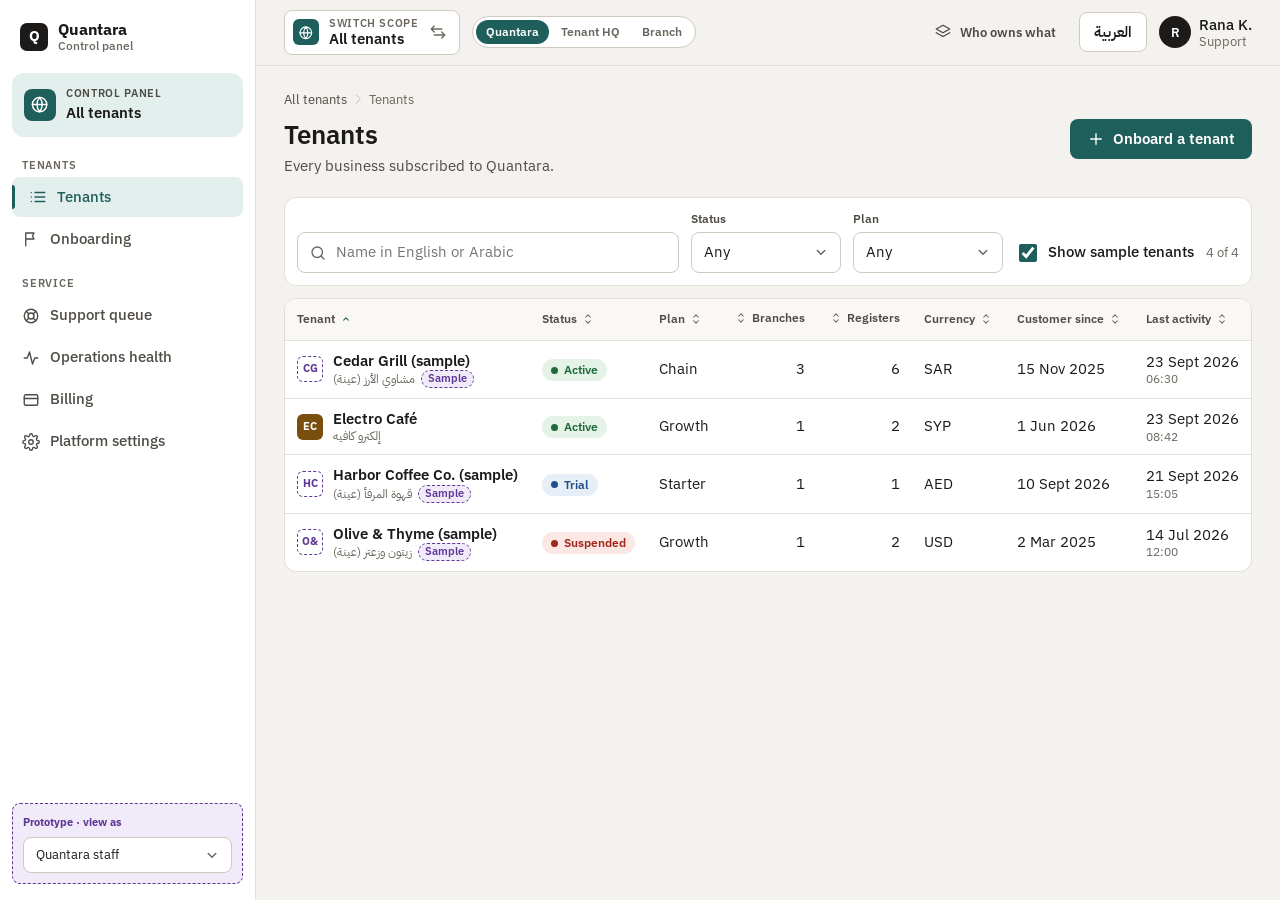
<file: prototype/index.html>
<!doctype html>
<html lang="en" dir="ltr">
<head>
  <meta charset="utf-8">
  <meta name="viewport" content="width=device-width, initial-scale=1">
  <title>Quantara · Control panel</title>
  <link rel="preconnect" href="https://fonts.googleapis.com">
  <link rel="preconnect" href="https://fonts.gstatic.com" crossorigin>
  <link rel="stylesheet" href="https://fonts.googleapis.com/css2?family=IBM+Plex+Sans:wght@400;500;600;700&family=IBM+Plex+Sans+Arabic:wght@400;500;600;700&family=IBM+Plex+Mono:wght@400;500&display=swap">
  <link rel="stylesheet" href="css/panel.css">
  <link rel="stylesheet" href="css/ops.css">
  <!-- Apply the saved language before first paint so the page never flips direction on load -->
  <script>try{var l=localStorage.getItem("quantara.lang");if(l==="ar"){document.documentElement.lang="ar";document.documentElement.dir="rtl";}}catch(e){}</script>
</head>
<body>
  <a class="skip-link" href="#main">Skip to content</a>
  <div id="app"></div>
  <div id="toast" class="toast-region" role="status" aria-live="polite"></div>

  <!-- Plain scripts, in dependency order. No modules, no build: opens from the file system. -->
  <script src="js/data.js"></script>
  <script src="js/data-ops.js"></script>
  <script src="js/data-billing.js"></script>
  <script src="js/i18n.js"></script>
  <script src="js/i18n-ops.js"></script>
  <script src="js/i18n-quantara.js"></script>
  <script src="js/i18n-m1.js"></script>
  <script src="js/store.js"></script>
  <script src="js/ui.js"></script>
  <script src="js/shell.js"></script>
  <script src="js/pages.js"></script>
  <script src="js/pages-hq.js"></script>
  <script src="js/pages-ops.js"></script>
  <script src="js/pages-ops2.js"></script>
  <script src="js/pages-quantara.js"></script>
  <script src="js/pages-m1.js"></script>
  <script src="js/app.js"></script>
</body>
</html>
</file>
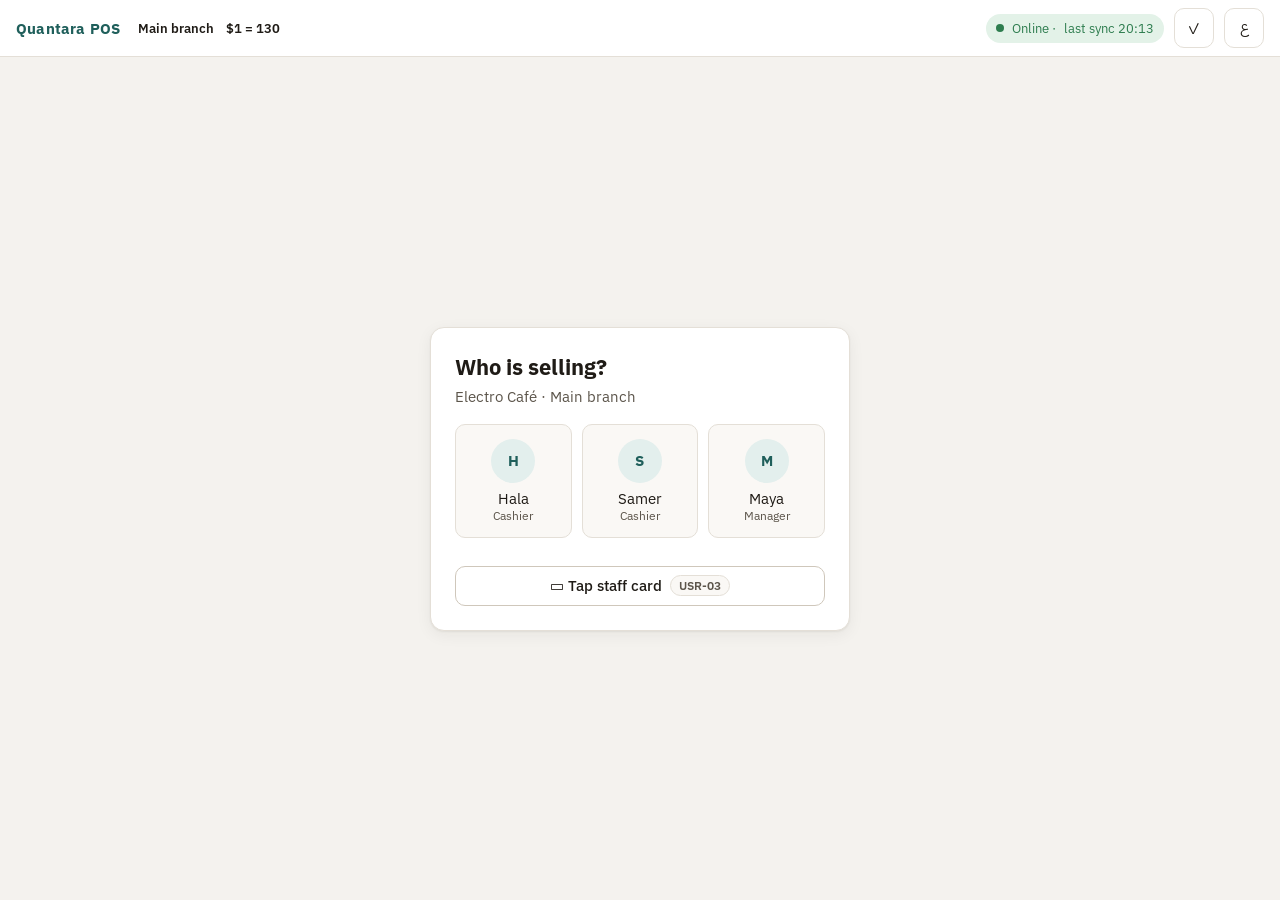
<file: prototype/pos.html>
<!doctype html>
<html lang="en" dir="ltr">
<head>
  <meta charset="utf-8">
  <meta name="viewport" content="width=device-width, initial-scale=1">
  <title>Quantara · Cashier</title>
  <link rel="preconnect" href="https://fonts.googleapis.com">
  <link rel="preconnect" href="https://fonts.gstatic.com" crossorigin>
  <link rel="stylesheet" href="https://fonts.googleapis.com/css2?family=IBM+Plex+Sans:wght@400;500;600;700&family=IBM+Plex+Sans+Arabic:wght@400;500;600;700&family=IBM+Plex+Mono:wght@400;500&display=swap">
  <link rel="stylesheet" href="css/pos.css">
  <!-- Apply the saved language before first paint (same key as the control panel) -->
  <script>try{var l=localStorage.getItem("quantara.lang");if(l==="ar"){document.documentElement.lang="ar";document.documentElement.dir="rtl";}}catch(e){}</script>
</head>
<body>
  <div id="app"></div>
  <div id="modal-root"></div>
  <div id="toast" class="toast-region" role="status" aria-live="polite"></div>
  <div id="print-root" aria-hidden="true"></div>

  <!-- Plain scripts, in dependency order. No modules, no build: opens from the file system. -->
  <script src="js/pos-data.js"></script>
  <script src="js/pos-i18n.js"></script>
  <script src="js/pos-store.js"></script>
  <script src="js/pos-more.js"></script>
  <script src="js/pos-print.js"></script>
  <script src="js/pos-offline.js"></script>
  <script src="js/pos-app.js"></script>
</body>
</html>
</file>
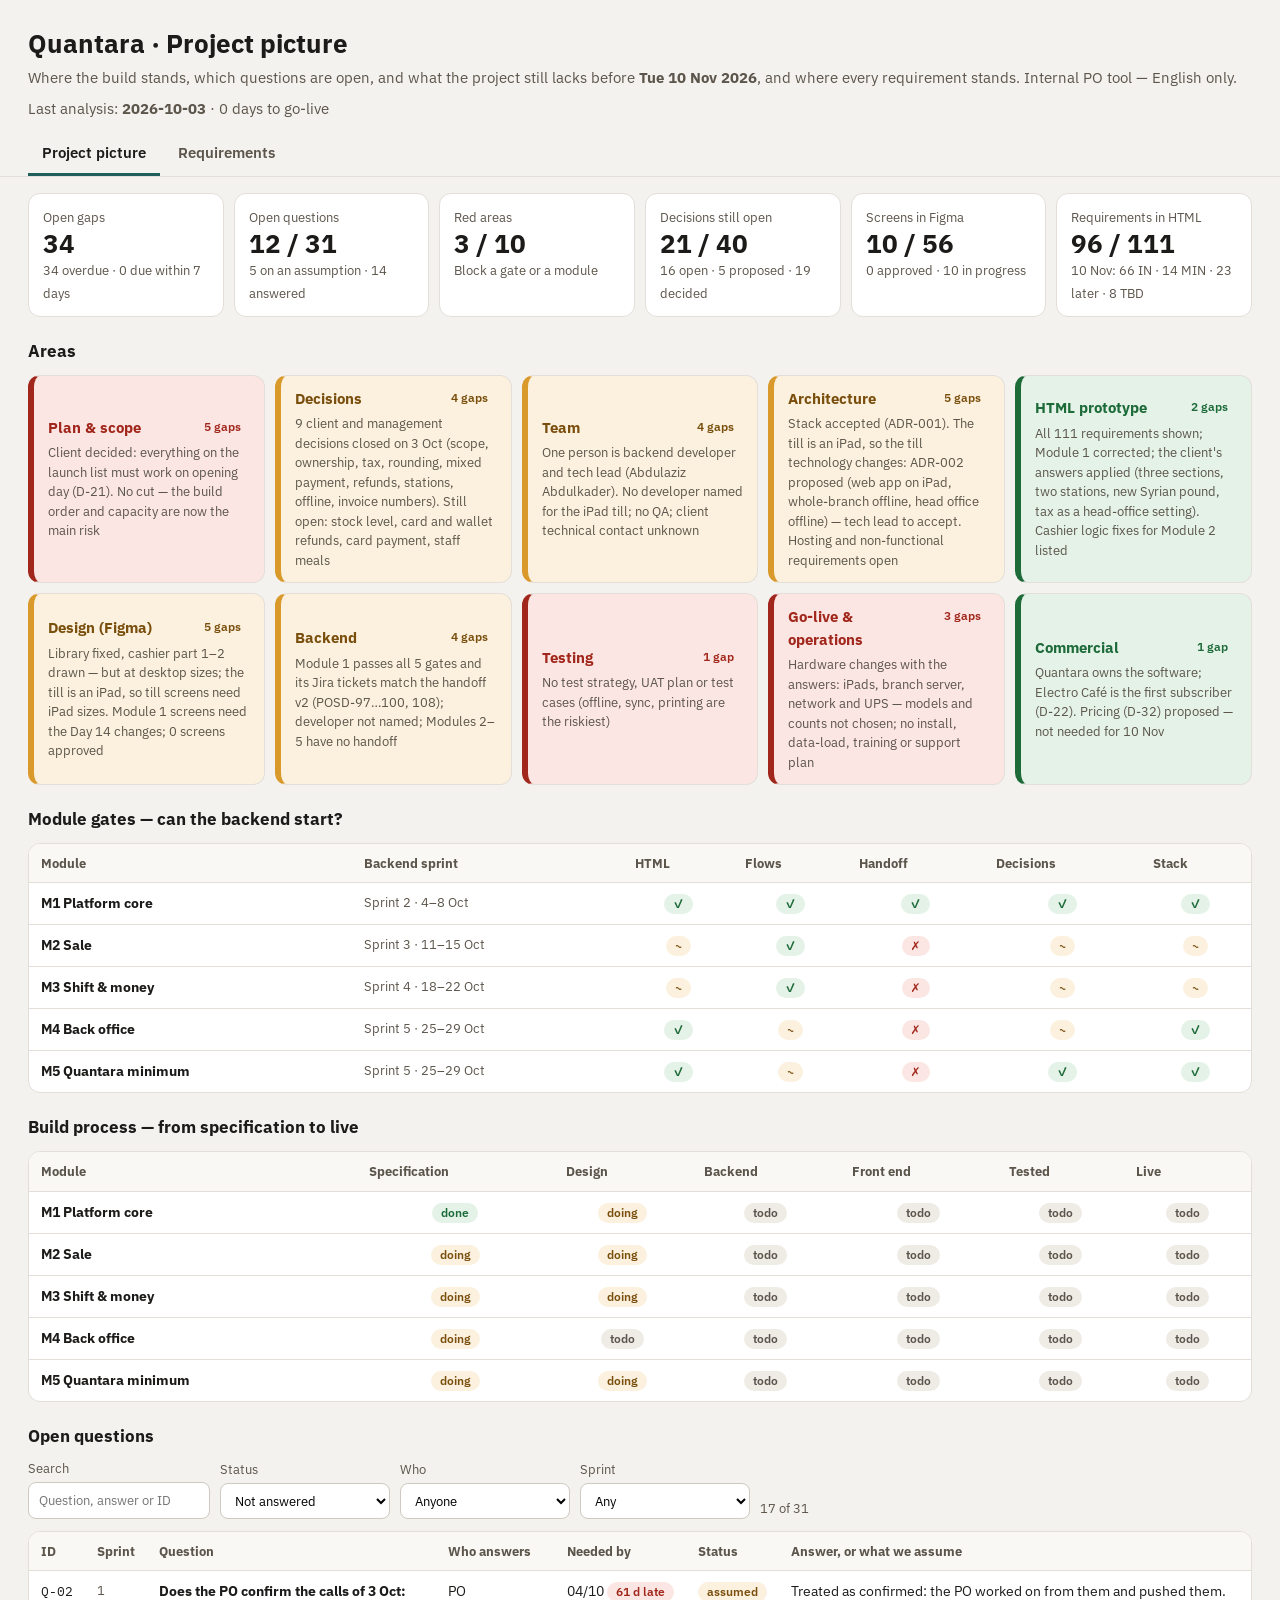
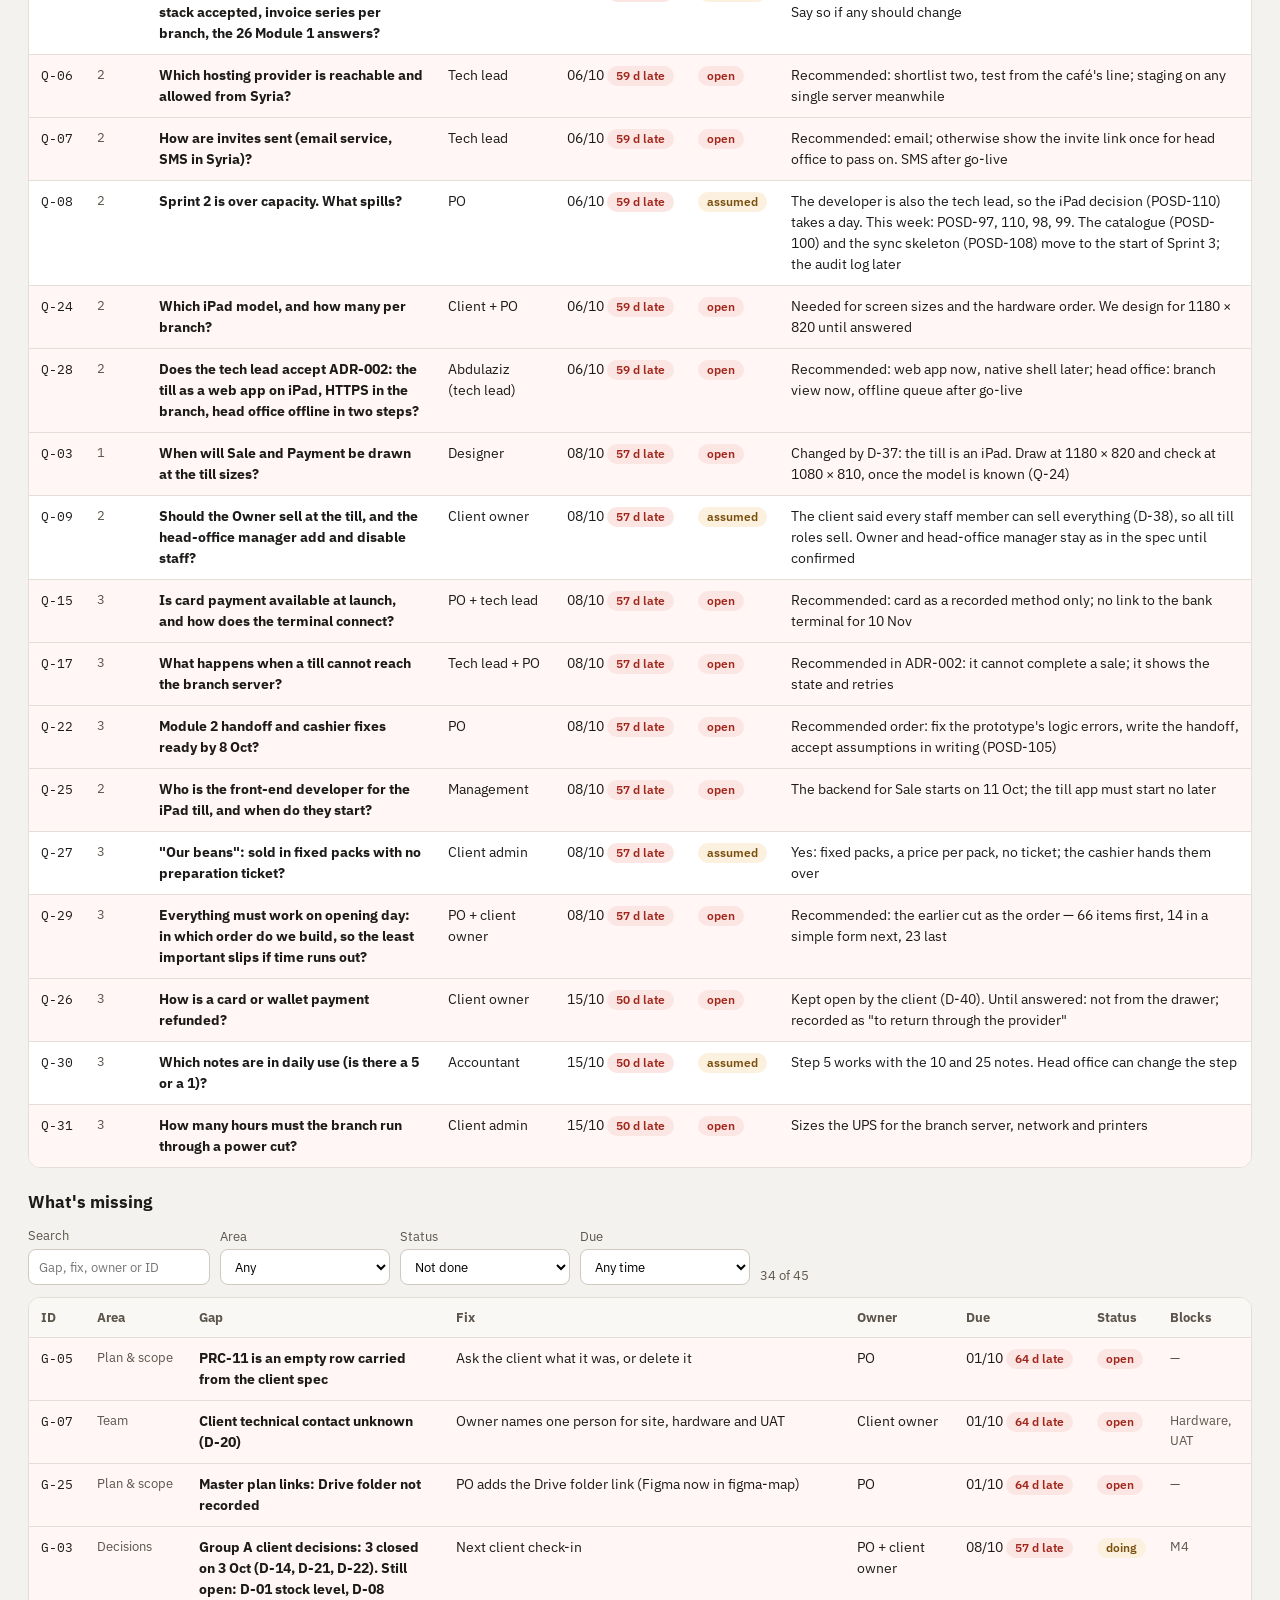
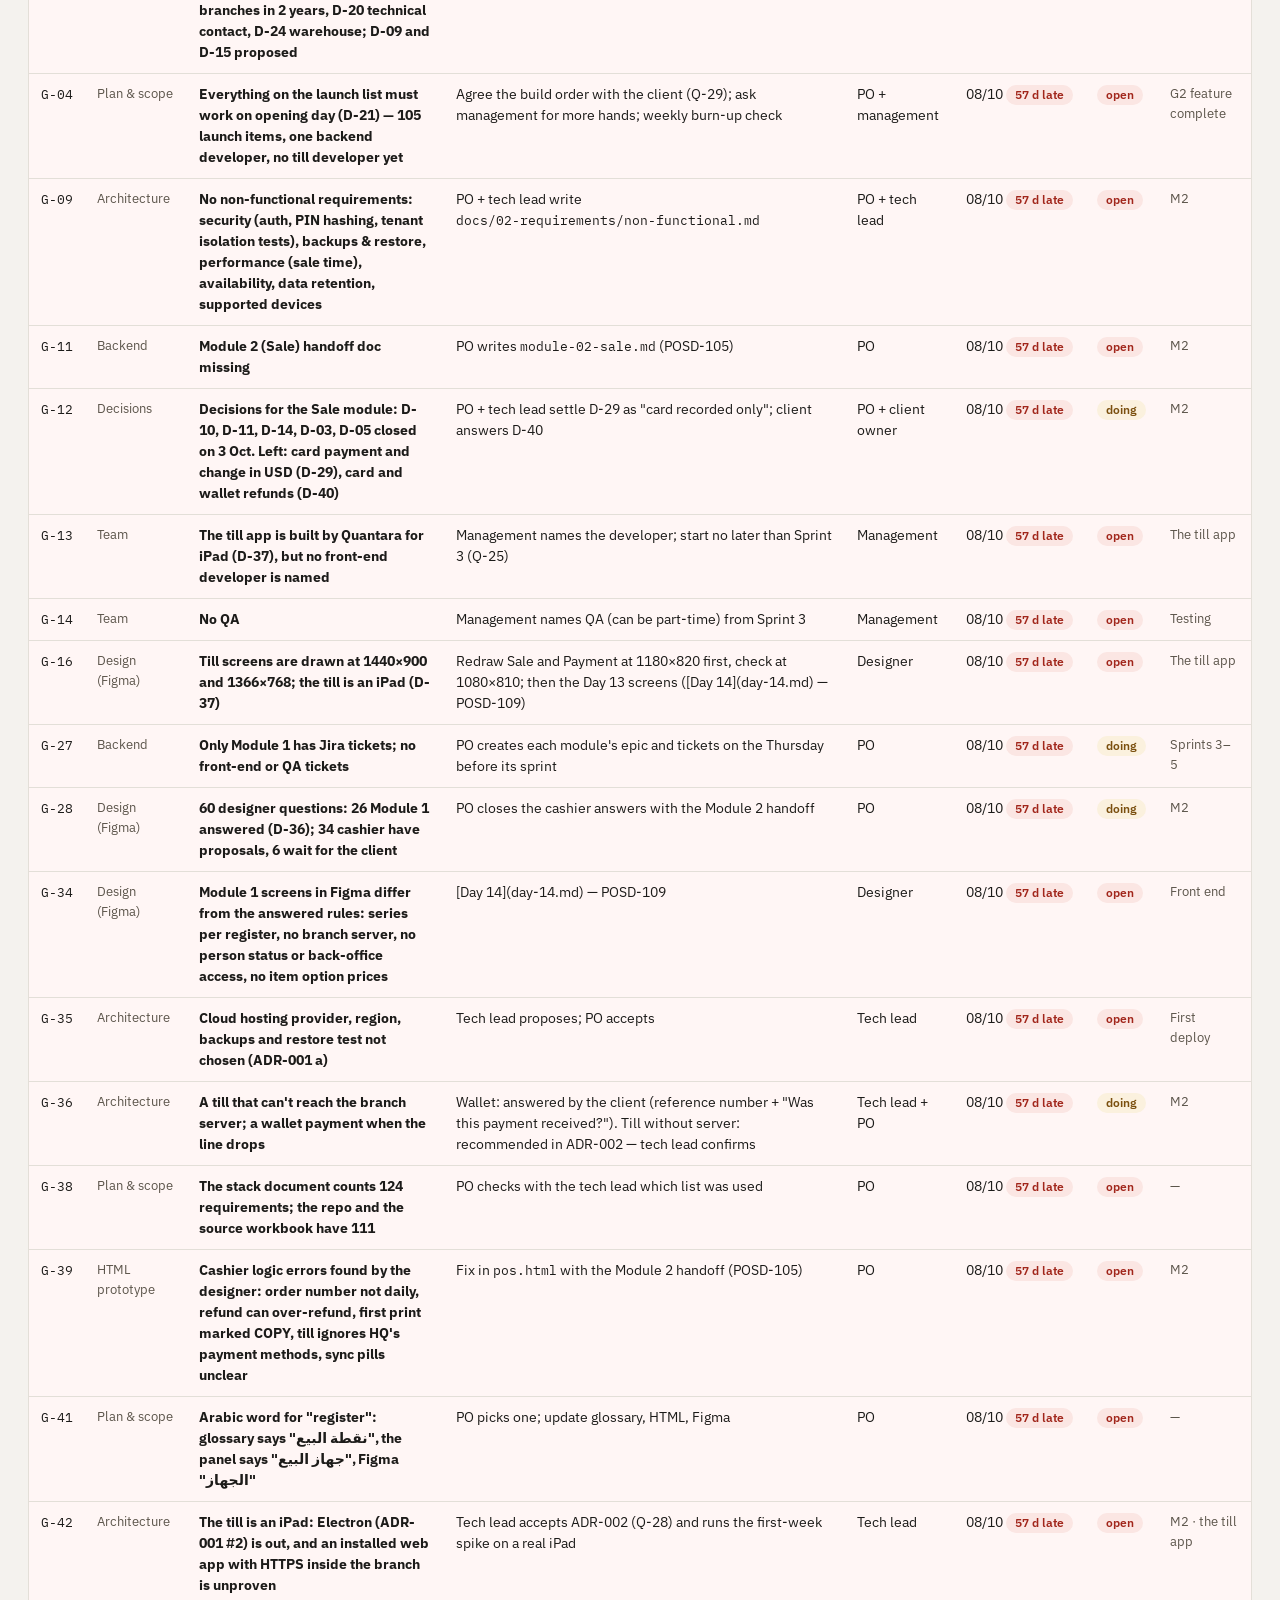
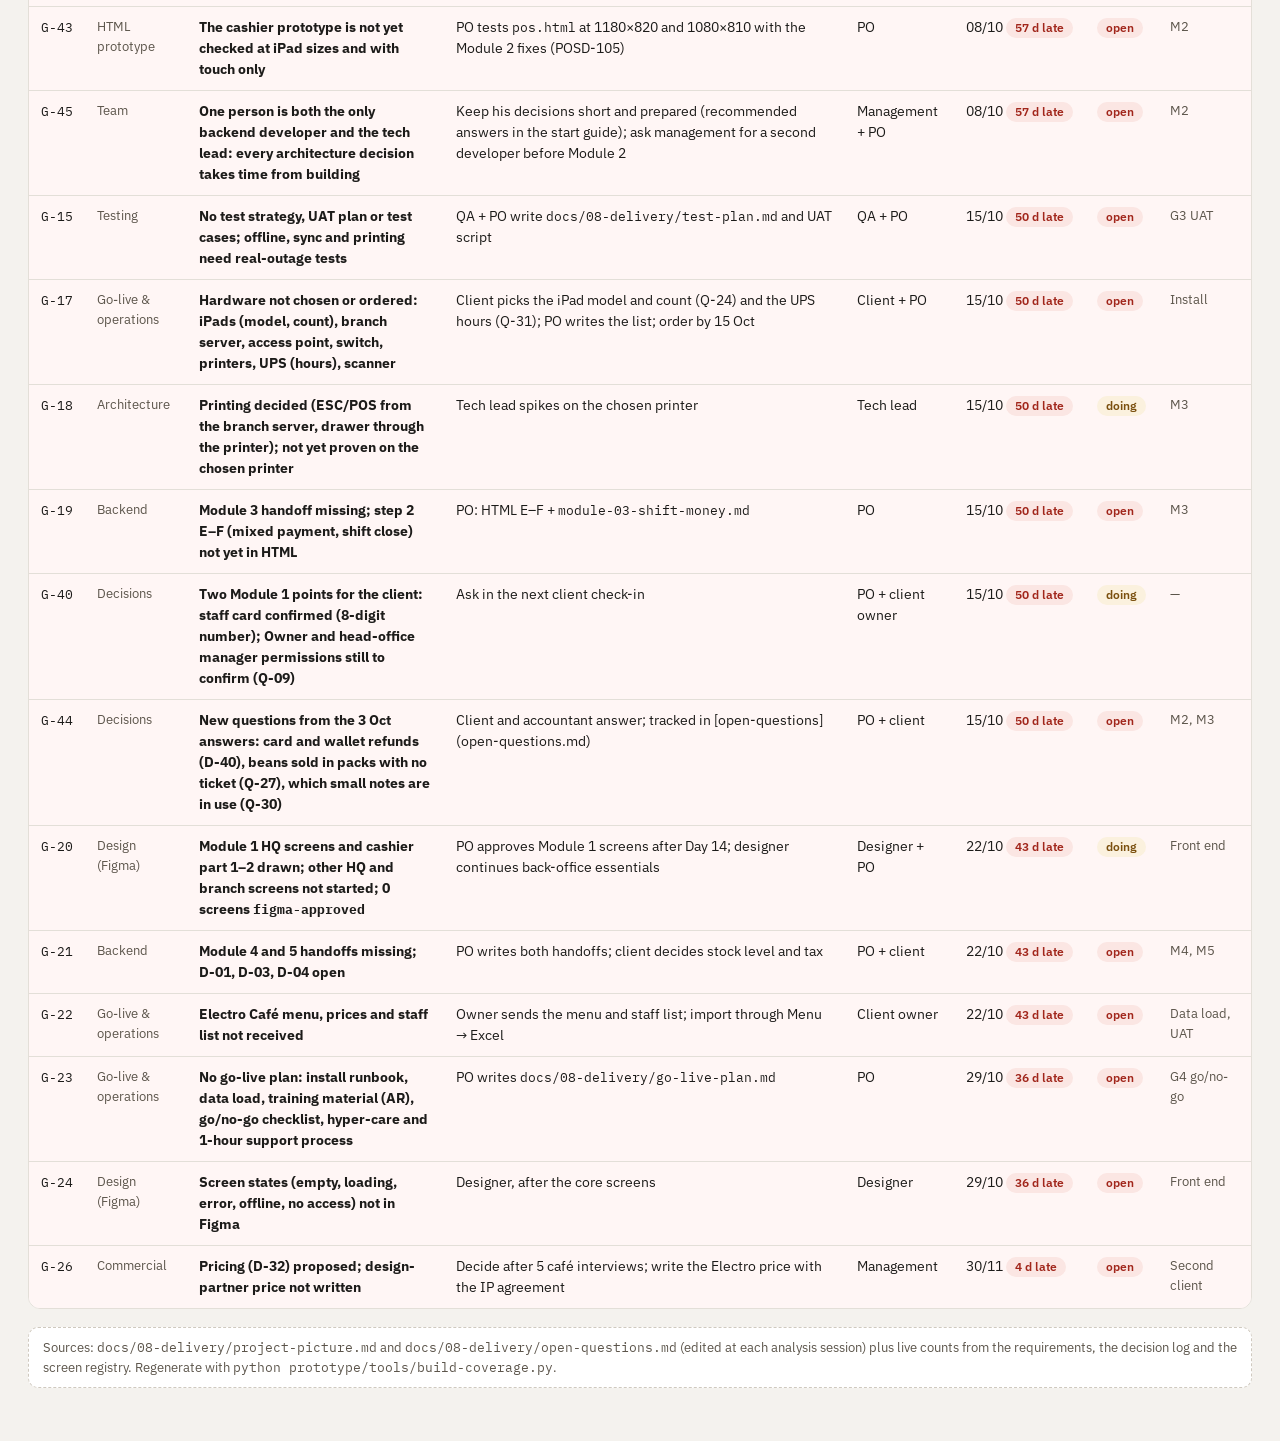
<file: prototype/requirements.html>
<!doctype html>
<html lang="en" dir="ltr">
<head>
  <meta charset="utf-8">
  <meta name="viewport" content="width=device-width, initial-scale=1">
  <title>Quantara · Project picture</title>
  <link rel="stylesheet" href="https://fonts.googleapis.com/css2?family=IBM+Plex+Sans:wght@400;500;600;700&family=IBM+Plex+Mono:wght@400;500&display=swap">
  <style>
    :root { --bg:#f4f2ee; --surface:#fff; --line:#e3dfd8; --ink:#1c1b19; --ink2:#5c554b; --accent:#1f5f5b; --pos:#1e6b3a; --pos-bg:#e4f2e8; --warn:#7a4f0e; --warn-bg:#fbf1de; --crit:#a1261b; --crit-bg:#fbe6e3; --neu:#5c554b; --neu-bg:#efece6; --info:#1f5fa8; --info-bg:#e3edf9; }
    * { box-sizing: border-box; }
    body { margin: 0; background: var(--bg); color: var(--ink); font: 15px/1.5 "IBM Plex Sans", system-ui, sans-serif; }
    header { padding: 24px 28px 0; display: flex; flex-wrap: wrap; gap: 8px 24px; align-items: end; justify-content: space-between; }
    h1 { margin: 0 0 4px; font-size: 26px; }
    h2 { font-size: 17px; margin: 22px 0 10px; }
    .sub { margin: 0; color: var(--ink2); }
    nav.tabs { display: flex; gap: 4px; padding: 14px 28px 0; border-bottom: 1px solid var(--line); }
    nav.tabs button { font: inherit; font-weight: 600; background: none; border: 0; border-bottom: 3px solid transparent; padding: 8px 14px; color: var(--ink2); cursor: pointer; }
    nav.tabs button.on { color: var(--ink); border-bottom-color: var(--accent); }
    section[hidden] { display: none; }
    .wrap { padding: 16px 28px 40px; }
    .tiles { display: grid; grid-template-columns: repeat(auto-fit, minmax(150px, 1fr)); gap: 10px; }
    .tile { background: var(--surface); border: 1px solid var(--line); border-radius: 12px; padding: 12px 14px; text-align: start; font: inherit; color: inherit; }
    button.tile { cursor: pointer; } .tile.on { outline: 2px solid var(--accent); }
    .tile b { display: block; font-size: 26px; line-height: 1.2; }
    .tile small { color: var(--ink2); font-size: 12.5px; }
    .areas { display: grid; grid-template-columns: repeat(auto-fill, minmax(230px, 1fr)); gap: 10px; }
    .area { border-inline-start: 6px solid var(--neu); cursor: pointer; }
    .area.green { border-inline-start-color: var(--pos); } .area.amber { border-inline-start-color: #d99a2b; } .area.red { border-inline-start-color: var(--crit); }
    .area h3 { margin: 0 0 4px; font-size: 15px; display: flex; justify-content: space-between; gap: 8px; }
    .area p { margin: 0; font-size: 13px; color: var(--ink2); }
    .bar { display: flex; flex-wrap: wrap; gap: 10px; align-items: end; margin: 6px 0 12px; }
    label { font-size: 12.5px; color: var(--ink2); display: grid; gap: 4px; }
    input, select { font: inherit; padding: 8px 10px; border: 1px solid #cfc9bf; border-radius: 8px; background: #fff; min-width: 170px; }
    .tablewrap { overflow-x: auto; border: 1px solid var(--line); border-radius: 12px; background: var(--surface); }
    table { width: 100%; border-collapse: collapse; }
    th, td { text-align: start; padding: 10px 12px; border-bottom: 1px solid var(--line); vertical-align: top; font-size: 14px; }
    th { background: #faf8f5; font-size: 12.5px; color: var(--ink2); position: sticky; top: 0; }
    tr:last-child td { border-bottom: 0; }
    tr.dom td { background: var(--neu-bg); font-weight: 600; font-size: 13px; }
    tr.late td { background: #fff6f5; }
    td code { white-space: nowrap; }
    code { font-family: "IBM Plex Mono", monospace; font-size: 12.5px; }
    .muted { color: var(--ink2); font-size: 13px; }
    .b { display: inline-block; border-radius: 999px; padding: 1px 9px; font-size: 12px; font-weight: 600; white-space: nowrap; }
    .works, .green, .done, .yes { background: var(--pos-bg); color: var(--pos); }
    .decision, .amber, .doing, .part { background: var(--warn-bg); color: var(--warn); }
    .phase2, .dropped { background: var(--neu-bg); color: var(--neu); }
    .shown { background: var(--info-bg); color: var(--info); }
    .open, .red, .no, .overdue { background: var(--crit-bg); color: var(--crit); }
    .dtag { background: var(--warn-bg); color: var(--warn); border: 1px dashed #e0b86a; }
    a { color: var(--accent); } .links a { display: inline-block; margin-inline-end: 10px; }
    .n10 { font-family: "IBM Plex Mono", monospace; font-size: 12px; }
    .gates td:not(:first-child):not(:nth-child(2)) { text-align: center; }
    #build td:nth-child(2) { text-align: center; }
    .answered { background: var(--pos-bg); color: var(--pos); } .assumed { background: var(--warn-bg); color: var(--warn); } .todo { background: var(--neu-bg); color: var(--neu); }
    .note { background: var(--surface); border: 1px dashed #cfc9bf; border-radius: 10px; padding: 10px 14px; font-size: 13px; color: var(--ink2); margin-top: 18px; }
  </style>
</head>
<body>
  <header>
    <div>
      <h1>Quantara · Project picture</h1>
      <p class="sub">Where the build stands, which questions are open, and what the project still lacks before <b>Tue 10 Nov 2026</b>, and where every requirement stands. Internal PO tool — English only.</p>
    </div>
    <p class="sub" id="stamp"></p>
  </header>
  <nav class="tabs" role="tablist">
    <button role="tab" data-tab="picture" class="on">Project picture</button>
    <button role="tab" data-tab="reqs">Requirements</button>
  </nav>

  <section id="picture" class="wrap">
    <div class="tiles" id="kpis"></div>
    <h2>Areas</h2>
    <div class="areas" id="areas"></div>
    <h2>Module gates — can the backend start?</h2>
    <div class="tablewrap"><table class="gates"><thead><tr><th>Module</th><th>Backend sprint</th><th>HTML</th><th>Flows</th><th>Handoff</th><th>Decisions</th><th>Stack</th></tr></thead><tbody id="gates"></tbody></table></div>
    <h2>Build process — from specification to live</h2>
    <div class="tablewrap"><table class="gates"><thead><tr><th>Module</th><th>Specification</th><th>Design</th><th>Backend</th><th>Front end</th><th>Tested</th><th>Live</th></tr></thead><tbody id="build"></tbody></table></div>
    <h2>Open questions</h2>
    <div class="bar">
      <label>Search <input id="qq" type="search" placeholder="Question, answer or ID"></label>
      <label>Status <select id="qstatus"><option value="">Not answered</option><option value="all">All</option><option>open</option><option>assumed</option><option>answered</option></select></label>
      <label>Who <select id="qgroup"><option value="">Anyone</option><option>management</option><option>client</option><option>accountant</option><option>team</option></select></label>
      <label>Sprint <select id="qsprint"><option value="">Any</option><option>1</option><option>2</option><option>3</option></select></label>
      <span class="muted" id="qcount"></span>
    </div>
    <div class="tablewrap"><table><thead><tr><th>ID</th><th>Sprint</th><th>Question</th><th>Who answers</th><th>Needed by</th><th>Status</th><th>Answer, or what we assume</th></tr></thead><tbody id="questions"></tbody></table></div>
    <h2>What's missing</h2>
    <div class="bar">
      <label>Search <input id="gq" type="search" placeholder="Gap, fix, owner or ID"></label>
      <label>Area <select id="garea"></select></label>
      <label>Status <select id="gstatus"><option value="">Not done</option><option value="all">All</option><option>open</option><option>doing</option><option>done</option></select></label>
      <label>Due <select id="gdue"><option value="">Any time</option><option value="late">Overdue</option><option value="7">Within 7 days</option><option value="14">Within 14 days</option></select></label>
      <span class="muted" id="gcount"></span>
    </div>
    <div class="tablewrap"><table><thead><tr><th>ID</th><th>Area</th><th>Gap</th><th>Fix</th><th>Owner</th><th>Due</th><th>Status</th><th>Blocks</th></tr></thead><tbody id="gaps"></tbody></table></div>
    <p class="note">Sources: <code>docs/08-delivery/project-picture.md</code> and <code>docs/08-delivery/open-questions.md</code> (edited at each analysis session) plus live counts from the requirements, the decision log and the screen registry. Regenerate with <code>python prototype/tools/build-coverage.py</code>.</p>
  </section>

  <section id="reqs" class="wrap" hidden>
    <div class="tiles" id="tiles"></div>
    <div class="bar" style="margin-top:14px">
      <label>Search <input id="q" type="search" placeholder="ID or text"></label>
      <label>Domain <select id="dom"></select></label>
      <label>Backend module <select id="mod"><option value="">Any</option><option>M1</option><option>M2</option><option>M3</option><option>M4</option></select></label>
      <label>Scope for 10 Nov <select id="n10"><option value="">Any</option><option>IN</option><option>MIN</option><option>LATER</option><option>TBD</option></select></label>
    </div>
    <div class="tablewrap"><table><thead><tr><th>ID</th><th>Requirement</th><th>Priority · phase</th><th>10 Nov</th><th>Module</th><th>In the prototype</th><th>Where to see it</th></tr></thead><tbody id="rows"></tbody></table></div>
  </section>

  <script src="js/coverage-data.js"></script>
  <script src="js/project-data.js"></script>
  <script>
    function esc(s) { return String(s == null ? "" : s).replace(/[&<>"]/g, function (c) { return { "&": "&amp;", "<": "&lt;", ">": "&gt;", '"': "&quot;" }[c]; }); }
    function $(id) { return document.getElementById(id); }
    function md(s) { return esc(s).replace(/`([^`]+)`/g, "<code>$1</code>"); }
    var P = window.PROJECT, R = window.COVERAGE;
    var TODAY = new Date(); TODAY.setHours(0, 0, 0, 0);
    var GOLIVE = new Date(2026, 10, 10);
    function days(iso) { var p = iso.split("-"); return Math.round((new Date(+p[0], +p[1] - 1, +p[2]) - TODAY) / 864e5); }
    function dueText(iso) { var d = days(iso), p = iso.split("-"), lbl = p[2] + "/" + p[1]; return d < 0 ? lbl + ' <span class="b overdue">' + (-d) + " d late</span>" : d === 0 ? lbl + ' <span class="b amber">today</span>' : lbl + ' <span class="muted">in ' + d + " d</span>"; }

    /* ---------- tabs ---------- */
    document.querySelector("nav.tabs").addEventListener("click", function (e) {
      var b = e.target.closest("[data-tab]"); if (!b) return;
      document.querySelectorAll("nav.tabs button").forEach(function (x) { x.classList.toggle("on", x === b); });
      $("picture").hidden = b.dataset.tab !== "picture"; $("reqs").hidden = b.dataset.tab !== "reqs";
    });

    /* ---------- project picture ---------- */
    var C = P.counts, g = { q: "", area: "", status: "", due: "" };
    $("stamp").innerHTML = "Last analysis: <b>" + esc(P.last_analysis) + "</b> · " + Math.max(0, Math.round((GOLIVE - TODAY) / 864e5)) + " days to go-live";
    var notDone = P.gaps.filter(function (x) { return x.Status !== "done"; });
    var late = notDone.filter(function (x) { return days(x.Due) < 0; }).length, soon = notDone.filter(function (x) { var d = days(x.Due); return d >= 0 && d <= 7; }).length;
    var reqWorks = C.req_state.works || 0, dec = C.decisions, scr = C.screens, scrTotal = Object.keys(scr).reduce(function (a, k) { return a + scr[k]; }, 0);
    $("kpis").innerHTML = [
      ["Open gaps", notDone.length, late + " overdue · " + soon + " due within 7 days"],
      ["Open questions", P.questions.filter(function (x) { return x.Status === "open"; }).length + " / " + P.questions.length, P.questions.filter(function (x) { return x.Status === "assumed"; }).length + " on an assumption · " + P.questions.filter(function (x) { return x.Status === "answered"; }).length + " answered"],
      ["Red areas", P.areas.filter(function (a) { return a.Health === "red"; }).length + " / " + P.areas.length, "Block a gate or a module"],
      ["Decisions still open", (dec.open || 0) + (dec.proposed || 0) + " / " + ((dec.open || 0) + (dec.proposed || 0) + (dec.decided || 0)), (dec.open || 0) + " open · " + (dec.proposed || 0) + " proposed · " + (dec.decided || 0) + " decided"],
      ["Screens in Figma", (scr["figma-wip"] || 0) + (scr["figma-approved"] || 0) + " / " + scrTotal, (scr["figma-approved"] || 0) + " approved · " + (scr["figma-wip"] || 0) + " in progress"],
      ["Requirements in HTML", reqWorks + " / " + C.requirements, "10 Nov: " + (C.nov10.IN || 0) + " IN · " + (C.nov10.MIN || 0) + " MIN · " + (C.nov10.LATER || 0) + " later · " + (C.nov10.TBD || 0) + " TBD"]
    ].map(function (k) { return '<div class="tile"><small>' + esc(k[0]) + "</small><b>" + esc(k[1]) + "</b><small>" + esc(k[2]) + "</small></div>"; }).join("");

    function drawAreas() {
      $("areas").innerHTML = P.areas.map(function (a) {
        var n = notDone.filter(function (x) { return x.Area === a.Area; }).length;
        return '<button class="tile area ' + esc(a.Health) + (g.area === a.Area ? " on" : "") + '" data-area="' + esc(a.Area) + '"><h3>' + esc(a.Area) + ' <span class="b ' + esc(a.Health) + '">' + (n ? n + " gap" + (n > 1 ? "s" : "") : "ok") + "</span></h3><p>" + esc(a.Summary) + "</p></button>";
      }).join("");
    }
    $("areas").addEventListener("click", function (e) { var b = e.target.closest("[data-area]"); if (!b) return; g.area = g.area === b.dataset.area ? "" : b.dataset.area; $("garea").value = g.area; drawAreas(); drawGaps(); });

    var GATE = { yes: "✓", no: "✗", part: "~" };
    $("gates").innerHTML = P.modules.map(function (m) {
      return "<tr><td><b>" + esc(m.Module) + '</b></td><td class="muted">' + esc(m["Backend sprint"]) + "</td>" + ["HTML", "Flows", "Handoff", "Decisions", "Stack"].map(function (k) { var v = m[k]; return '<td><span class="b ' + esc(v) + '">' + (GATE[v] || esc(v)) + "</span></td>"; }).join("") + "</tr>";
    }).join("");

    /* build process: one row per module, one cell per stage */
    $("build").innerHTML = P.build.map(function (m) {
      return "<tr><td><b>" + esc(m.Module) + "</b></td>" + ["Specification", "Design", "Backend", "Front end", "Tested", "Live"].map(function (k) { var v = m[k]; return '<td><span class="b ' + esc(v) + '">' + esc(v) + "</span></td>"; }).join("") + "</tr>";
    }).join("");

    /* open questions (docs/08-delivery/open-questions.md) */
    var qf = { q: "", status: "", group: "", sprint: "" };
    function drawQuestions() {
      var q = qf.q.toLowerCase();
      var list = P.questions.filter(function (x) {
        var st = qf.status === "" ? x.Status !== "answered" : qf.status === "all" ? true : x.Status === qf.status;
        return st && (!qf.group || x.Group === qf.group) && (!qf.sprint || x.Sprint === qf.sprint) && (!q || (x.ID + " " + x.Question + " " + x.Answer + " " + x["Who answers"]).toLowerCase().indexOf(q) > -1);
      }).sort(function (a, b) { return a["Needed by"] < b["Needed by"] ? -1 : a["Needed by"] > b["Needed by"] ? 1 : a.ID < b.ID ? -1 : 1; });
      $("qcount").textContent = list.length + " of " + P.questions.length;
      $("questions").innerHTML = list.map(function (x) {
        var isLate = x.Status === "open" && days(x["Needed by"]) < 0;
        return '<tr class="' + (isLate ? "late" : "") + '"><td><code>' + esc(x.ID) + '</code></td><td class="muted">' + esc(x.Sprint) + "</td><td><b>" + md(x.Question) + "</b></td><td>" + esc(x["Who answers"]) + '</td><td style="white-space:nowrap">' + (x.Status === "answered" ? esc(x["Needed by"]) : dueText(x["Needed by"])) + '</td><td><span class="b ' + esc(x.Status) + '">' + esc(x.Status) + "</span></td><td>" + md(x.Answer) + "</td></tr>";
      }).join("") || '<tr><td colspan="7" class="muted">Nothing matches.</td></tr>';
    }
    $("qq").addEventListener("input", function (e) { qf.q = e.target.value; drawQuestions(); });
    $("qstatus").addEventListener("change", function (e) { qf.status = e.target.value; drawQuestions(); });
    $("qgroup").addEventListener("change", function (e) { qf.group = e.target.value; drawQuestions(); });
    $("qsprint").addEventListener("change", function (e) { qf.sprint = e.target.value; drawQuestions(); });
    drawQuestions();

    var areasList = []; P.gaps.forEach(function (x) { if (areasList.indexOf(x.Area) < 0) areasList.push(x.Area); });
    $("garea").innerHTML = '<option value="">Any</option>' + areasList.map(function (a) { return "<option>" + esc(a) + "</option>"; }).join("");
    function drawGaps() {
      var q = g.q.toLowerCase();
      var list = P.gaps.filter(function (x) {
        var st = g.status === "" ? x.Status !== "done" : g.status === "all" ? true : x.Status === g.status, d = days(x.Due);
        var due = !g.due || (g.due === "late" ? d < 0 && x.Status !== "done" : d <= +g.due);
        return st && due && (!g.area || x.Area === g.area) && (!q || (x.ID + " " + x.Gap + " " + x.Fix + " " + x.Owner + " " + x.Blocks).toLowerCase().indexOf(q) > -1);
      }).sort(function (a, b) { return a.Due < b.Due ? -1 : a.Due > b.Due ? 1 : a.ID < b.ID ? -1 : 1; });
      $("gcount").textContent = list.length + " of " + P.gaps.length;
      $("gaps").innerHTML = list.map(function (x) {
        var isLate = days(x.Due) < 0 && x.Status !== "done";
        return '<tr class="' + (isLate ? "late" : "") + '"><td><code>' + esc(x.ID) + '</code></td><td class="muted">' + esc(x.Area) + "</td><td><b>" + md(x.Gap) + "</b></td><td>" + md(x.Fix) + "</td><td>" + esc(x.Owner) + '</td><td style="white-space:nowrap">' + (x.Status === "done" ? esc(x.Due) : dueText(x.Due)) + '</td><td><span class="b ' + esc(x.Status) + '">' + esc(x.Status) + '</span></td><td class="muted">' + esc(x.Blocks) + "</td></tr>";
      }).join("") || '<tr><td colspan="8" class="muted">Nothing matches.</td></tr>';
    }
    $("gq").addEventListener("input", function (e) { g.q = e.target.value; drawGaps(); });
    $("garea").addEventListener("change", function (e) { g.area = e.target.value; drawAreas(); drawGaps(); });
    $("gstatus").addEventListener("change", function (e) { g.status = e.target.value; drawGaps(); });
    $("gdue").addEventListener("change", function (e) { g.due = e.target.value; drawGaps(); });
    drawAreas(); drawGaps();

    /* ---------- requirements ---------- */
    var STATES = { works: "Works", decision: "Waits for a decision", shown: "Shown (guaranteed)", phase2: "Phase 2", dropped: "Dropped", open: "Requirement text missing" };
    var HINT = { works: "Clickable in the prototype", decision: "Shown with a placeholder until the client decides", shown: "Shown as a rule; nothing to click", phase2: "Shown as out of the first launch", dropped: "Replaced by a decision", open: "The source row is empty" };
    var f = { state: "", q: "", dom: "", n10: "", mod: "" };
    var doms = []; R.forEach(function (r) { if (doms.indexOf(r.domain) < 0) doms.push(r.domain); });
    $("dom").innerHTML = '<option value="">Any</option>' + doms.map(function (d) { return "<option>" + esc(d) + "</option>"; }).join("");
    function tiles() {
      var c = {}; R.forEach(function (r) { c[r.state] = (c[r.state] || 0) + 1; });
      $("tiles").innerHTML = '<button class="tile' + (f.state ? "" : " on") + '" data-s=""><small>All requirements</small><b>' + R.length + "</b></button>" +
        Object.keys(STATES).filter(function (s) { return c[s]; }).map(function (s) { return '<button class="tile' + (f.state === s ? " on" : "") + '" data-s="' + s + '" title="' + HINT[s] + '"><span class="b ' + s + '">' + STATES[s] + "</span><b>" + c[s] + "</b></button>"; }).join("");
    }
    function draw() {
      tiles(); var last = "", q = f.q.toLowerCase();
      $("rows").innerHTML = R.filter(function (r) {
        return (!f.state || r.state === f.state) && (!f.dom || r.domain === f.dom) && (!f.mod || r.module === f.mod) && (!f.n10 || r.nov10 === f.n10) && (!q || (r.id + " " + r.title + " " + r.detail).toLowerCase().indexOf(q) > -1);
      }).map(function (r) {
        var head = r.domain !== last ? '<tr class="dom"><td colspan="7">' + esc(r.domain) + "</td></tr>" : ""; last = r.domain;
        return head + "<tr><td><code>" + esc(r.id) + "</code></td><td><b>" + esc(r.title) + '</b><div class="muted">' + esc(r.detail) + "</div></td><td class=muted>" + esc(r.priority || "—") + " · " + esc(r.phase || "—") + '</td><td class="n10">' + esc(r.nov10) + '</td><td class="n10">' + esc(r.module) + "</td>" +
          '<td><span class="b ' + r.state + '" title="' + HINT[r.state] + '">' + STATES[r.state] + "</span>" + (r.decision ? ' <span class="b dtag">' + esc(r.decision) + "</span>" : "") + "</td>" +
          '<td class="links">' + (r.links.length ? r.links.map(function (l) { return '<a href="' + esc(l[1]) + '" target="_blank">' + esc(l[0]) + "</a>"; }).join("") : '<span class="muted">—</span>') + "</td></tr>";
      }).join("");
    }
    $("tiles").addEventListener("click", function (e) { var b = e.target.closest("[data-s]"); if (b) { f.state = b.getAttribute("data-s"); draw(); } });
    $("q").addEventListener("input", function (e) { f.q = e.target.value; draw(); });
    $("dom").addEventListener("change", function (e) { f.dom = e.target.value; draw(); });
    $("mod").addEventListener("change", function (e) { f.mod = e.target.value; draw(); });
    $("n10").addEventListener("change", function (e) { f.n10 = e.target.value; draw(); });
    draw();
  </script>
</body>
</html>
</file>
<file: prototype/css/panel.css>
/* Quantara control panel — one stylesheet.
 * Direction-safe by construction: only logical properties (inline-start/end,
 * block-start/end). Nothing says left or right, so dir="rtl" mirrors everything.
 */

/* ---------- Tokens ---------- */
:root {
  --bg: #f4f2ee;
  --surface: #ffffff;
  --surface-2: #faf8f5;
  --line: #e3dfd8;
  --line-strong: #cfc9bf;
  --ink: #1c1b19;
  --ink-2: #4f4b45;
  --ink-3: #6b665e;

  --accent: #1f5f5b;          /* all-tenants scope + primary actions */
  --accent-hover: #174a47;
  --accent-soft: #e3efed;

  --quantara: #1f5f5b;        /* Quantara's layer — fixed, so owner tags keep it on every layer */
  --quantara-soft: #e3efed;
  --quantara-line: #a9cdc8;

  --hq: #2c4a82;              /* tenant HQ layer (the café's head office) */
  --hq-hover: #213a68;
  --hq-soft: #e9eef8;
  --hq-line: #b8c6e2;

  --branch: #7d2e5a;          /* branch layer */
  --branch-hover: #622145;
  --branch-soft: #f7eaf1;
  --branch-line: #dcb2c8;

  --tenant: #7a4f0e;          /* one-tenant scope — never used for anything else */
  --tenant-soft: #fbf1de;
  --tenant-line: #e6c283;

  --pos: #1e6b3a;  --pos-bg: #e4f2e8;
  --info: #1f4f8a; --info-bg: #e6eef8;
  --warn: #7a4f0e; --warn-bg: #fbf1de;
  --crit: #a1261b; --crit-bg: #fbe7e4;
  --neu: #4f4b45;  --neu-bg: #eeebe6;
  --sample: #5f3796; --sample-bg: #f1ebf9;

  --radius: 8px;
  --radius-lg: 12px;
  --shadow: 0 1px 2px rgba(28, 27, 25, .06), 0 2px 8px rgba(28, 27, 25, .04);
  --shadow-lg: 0 12px 40px rgba(28, 27, 25, .18);

  --font: "IBM Plex Sans", "IBM Plex Sans Arabic", system-ui, -apple-system, "Segoe UI", sans-serif;
  --font-ar: "IBM Plex Sans Arabic", "IBM Plex Sans", system-ui, "Segoe UI", Tahoma, sans-serif;
  --mono: "IBM Plex Mono", ui-monospace, SFMono-Regular, Menlo, monospace;

  --sidebar-w: 256px;
}

/* ---------- Base ---------- */
*, *::before, *::after { box-sizing: border-box; }
html { font-size: 15px; -webkit-text-size-adjust: 100%; }
body { margin: 0; background: var(--bg); color: var(--ink); font-family: var(--font); line-height: 1.5; }
:lang(ar) { font-family: var(--font-ar); }
html[lang="ar"] body { line-height: 1.65; }
[lang="en"] { font-family: var(--font); }
h1, h2, h3, p { margin: 0; }
a { color: var(--accent); }
a:hover { color: var(--accent-hover); }
code { font-family: var(--mono); font-size: .9em; background: var(--neu-bg); padding: 1px 6px; border-radius: 4px; }
button, input, select { font: inherit; color: inherit; }
:focus-visible { outline: 2px solid var(--accent); outline-offset: 2px; }
[hidden] { display: none !important; }
.sr-only { position: absolute; width: 1px; height: 1px; padding: 0; margin: -1px; overflow: hidden; clip: rect(0 0 0 0); white-space: nowrap; border: 0; }
.muted { color: var(--ink-3); }
.stack { display: flex; flex-direction: column; gap: 16px; margin-block-end: 16px; }
.grid-2 { display: grid; grid-template-columns: repeat(2, minmax(0, 1fr)); gap: 16px; }
.skip-link { position: absolute; inset-inline-start: 8px; inset-block-start: -40px; background: var(--ink); color: #fff; padding: 8px 12px; border-radius: var(--radius); z-index: 100; }
.skip-link:focus { inset-block-start: 8px; }

/* ---------- Icons ---------- */
.icon { display: inline-flex; width: 18px; height: 18px; flex: none; }
.icon svg { width: 100%; height: 100%; }
[dir="rtl"] .icon--dir { transform: scaleX(-1); }

/* ---------- Shell ---------- */
.shell { display: grid; grid-template-columns: var(--sidebar-w) minmax(0, 1fr); min-height: 100vh; }
.shell__main { display: flex; flex-direction: column; min-width: 0; }

.sidebar {
  position: sticky; inset-block-start: 0; height: 100vh; overflow-y: auto;
  background: var(--surface); border-inline-end: 1px solid var(--line);
  display: flex; flex-direction: column; gap: 8px; padding: 16px 12px;
}
.brand { display: flex; align-items: center; gap: 10px; padding: 4px 8px 12px; }
.brand__mark { width: 28px; height: 28px; border-radius: 7px; background: var(--ink); color: #fff; display: grid; place-items: center; font-weight: 700; font-family: var(--font); }
.brand__name { font-weight: 700; font-size: 1.07rem; letter-spacing: -.01em; }

.side-scope { border-radius: var(--radius-lg); padding: 12px; display: flex; flex-direction: column; gap: 10px; }
.side-scope--all { background: var(--accent-soft); }
.side-scope--tenant { background: var(--tenant-soft); border: 1px solid var(--tenant-line); }
.side-scope__id { display: flex; align-items: center; gap: 10px; min-width: 0; }
.side-scope__text { display: flex; flex-direction: column; min-width: 0; }
.side-scope__kicker { font-size: .75rem; font-weight: 600; text-transform: uppercase; letter-spacing: .06em; color: var(--ink-2); }
:lang(ar) .side-scope__kicker, :lang(ar) .scope-bar__kicker, :lang(ar) .scope-switch__kicker, :lang(ar) .side-nav__label, :lang(ar) .flow__kicker { text-transform: none; letter-spacing: 0; }
.side-scope--tenant .side-scope__kicker { color: var(--tenant); }
.side-scope__name { font-weight: 600; overflow: hidden; text-overflow: ellipsis; white-space: nowrap; }
.side-scope__back { display: inline-flex; align-items: center; gap: 6px; font-size: .87rem; font-weight: 500; color: var(--tenant); text-decoration: none; min-height: 32px; }
.side-scope__back:hover { color: var(--ink); text-decoration: underline; }

.side-nav { display: flex; flex-direction: column; gap: 12px; margin-block-start: 8px; }
.side-nav ul { list-style: none; margin: 0; padding: 0; display: flex; flex-direction: column; gap: 2px; }
.side-nav__label { font-size: .73rem; font-weight: 600; text-transform: uppercase; letter-spacing: .07em; color: var(--ink-3); padding: 4px 10px; }
.side-nav__item {
  display: flex; align-items: center; gap: 10px; min-height: 40px; padding: 8px 10px;
  border-radius: var(--radius); color: var(--ink-2); text-decoration: none; font-weight: 500;
}
.side-nav__item:hover { background: var(--surface-2); color: var(--ink); }
.side-nav__item.is-current { background: var(--accent-soft); color: var(--accent); }
.shell[data-scope="tenant"] .side-nav__item.is-current { background: var(--tenant-soft); color: var(--tenant); }
.side-nav__item.is-current::before { content: ""; width: 3px; align-self: stretch; margin-inline-start: -10px; margin-inline-end: 4px; border-radius: 0 3px 3px 0; background: currentColor; }
[dir="rtl"] .side-nav__item.is-current::before { border-radius: 3px 0 0 3px; }

/* Avatars */
.avatar { width: 32px; height: 32px; border-radius: 8px; flex: none; display: grid; place-items: center; font-weight: 700; font-size: .8rem; font-family: var(--font); background: var(--tenant); color: #fff; }
.avatar--sm { width: 26px; height: 26px; font-size: .7rem; border-radius: 6px; }
.avatar--lg { width: 56px; height: 56px; font-size: 1.2rem; border-radius: 12px; }
.avatar--all { background: var(--accent); }
.avatar--all .icon { width: 60%; height: 60%; }
.avatar--sample { background: var(--surface); color: var(--sample); border: 1.5px dashed var(--sample); }

/* Top bar */
.topbar {
  position: sticky; inset-block-start: 0; z-index: 10; display: flex; align-items: center; gap: 12px;
  padding: 10px 28px; background: rgba(244, 242, 238, .92); backdrop-filter: blur(8px); border-block-end: 1px solid var(--line);
}
.topbar__spacer { flex: 1; }
.topbar { flex-wrap: wrap; }
.scope-switch {
  display: inline-flex; align-items: center; gap: 10px; min-height: 44px; padding: 6px 12px 6px 8px; padding-inline: 8px 12px;
  background: var(--surface); border: 1px solid var(--line-strong); border-radius: var(--radius); cursor: pointer; text-align: start;
}
.scope-switch:hover { border-color: var(--ink-3); }
.scope-switch__text { display: flex; flex-direction: column; line-height: 1.2; }
.scope-switch__kicker { font-size: .7rem; color: var(--ink-3); font-weight: 600; text-transform: uppercase; letter-spacing: .06em; }
.scope-switch__name { font-weight: 600; }
.scope-switch__icon { color: var(--ink-3); }
.shell[data-scope="tenant"] .scope-switch { border-color: var(--tenant-line); background: var(--tenant-soft); }
.shell[data-scope="tenant"] .scope-switch__kicker { color: var(--tenant); }
.lang-toggle { min-height: 40px; padding: 0 14px; border-radius: var(--radius); border: 1px solid var(--line-strong); background: var(--surface); cursor: pointer; font-weight: 600; }
.lang-toggle:lang(ar) { font-family: var(--font-ar); }
.lang-toggle:hover { border-color: var(--ink-3); }
.me { display: inline-flex; align-items: center; gap: 8px; }
.me__avatar { width: 32px; height: 32px; border-radius: 50%; background: var(--ink); color: #fff; display: grid; place-items: center; font-weight: 600; font-size: .85rem; }
.me__text { display: flex; flex-direction: column; line-height: 1.2; font-weight: 500; }
.me__text small { color: var(--ink-3); font-weight: 400; }

/* Scope bar — the unmistakable "you are inside one tenant" band */
.scope-bar {
  display: flex; align-items: center; flex-wrap: wrap; gap: 10px; padding: 10px 28px;
  background: var(--tenant-soft); border-block-end: 1px solid var(--tenant-line);
}
.scope-bar__kicker { font-size: .72rem; font-weight: 700; text-transform: uppercase; letter-spacing: .08em; color: var(--tenant); }
.scope-bar__name { font-weight: 600; }
.scope-bar__other { color: var(--ink-2); }
.scope-bar__spacer { flex: 1; }
.scope-bar__exit { display: inline-flex; align-items: center; gap: 6px; min-height: 36px; padding: 0 12px; border-radius: var(--radius); color: var(--tenant); font-weight: 600; text-decoration: none; border: 1px solid var(--tenant-line); background: var(--surface); }
.scope-bar__exit:hover { color: var(--ink); border-color: var(--tenant); }

/* Page area */
.page { padding: 24px 28px 96px; max-width: 1320px; width: 100%; outline: none; }

/* ---------- Page header ---------- */
.page-header { margin-block-end: 20px; }
.crumbs ol { list-style: none; margin: 0 0 10px; padding: 0; display: flex; flex-wrap: wrap; align-items: center; gap: 4px; font-size: .87rem; color: var(--ink-3); }
.crumbs li { display: inline-flex; align-items: center; gap: 4px; }
.crumbs a { color: var(--ink-2); text-decoration: none; }
.crumbs a:hover { text-decoration: underline; color: var(--ink); }
.crumbs__sep { width: 14px; height: 14px; color: var(--line-strong); }
.page-header__row { display: flex; align-items: flex-start; gap: 16px; flex-wrap: wrap; }
.page-header__text { flex: 1; min-width: 240px; }
.page-header__title-row { display: flex; align-items: center; gap: 10px; flex-wrap: wrap; }
.page-header__title { font-size: 1.75rem; line-height: 1.2; font-weight: 600; letter-spacing: -.015em; }
.page-header__subtitle { color: var(--ink-2); margin-block-start: 4px; }
.page-header__actions { display: flex; gap: 8px; flex-wrap: wrap; }

/* ---------- Buttons ---------- */
.btn {
  display: inline-flex; align-items: center; justify-content: center; gap: 8px; min-height: 40px; padding: 0 16px;
  border-radius: var(--radius); border: 1px solid transparent; font-weight: 600; cursor: pointer; text-decoration: none; white-space: nowrap;
}
.btn--sm { min-height: 32px; padding: 0 10px; font-size: .87rem; }
.btn--icon { padding: 0; width: 40px; }
.btn--primary { background: var(--accent); color: #fff; }
.btn--primary:hover { background: var(--accent-hover); color: #fff; }
.btn--secondary { background: var(--surface); border-color: var(--line-strong); color: var(--ink); }
.btn--secondary:hover { border-color: var(--ink-3); color: var(--ink); }
.btn--ghost { background: transparent; color: var(--ink-2); }
.btn--ghost:hover { background: var(--neu-bg); color: var(--ink); }
.btn--danger { background: var(--crit); color: #fff; }
.btn--danger:hover { background: #82190f; color: #fff; }
.btn--danger-quiet { background: var(--surface); color: var(--crit); border-color: #e7b9b3; }
.btn--danger-quiet:hover { background: var(--crit-bg); color: var(--crit); }
.btn:disabled { opacity: .5; cursor: not-allowed; }

/* ---------- Badges ---------- */
.badge { display: inline-flex; align-items: center; gap: 6px; padding: 2px 9px; border-radius: 999px; font-size: .8rem; font-weight: 600; white-space: nowrap; line-height: 1.5; }
.badge--dot::before { content: ""; width: 7px; height: 7px; border-radius: 50%; background: currentColor; }
.badge--positive { color: var(--pos); background: var(--pos-bg); }
.badge--info { color: var(--info); background: var(--info-bg); }
.badge--warning { color: var(--warn); background: var(--warn-bg); }
.badge--critical { color: var(--crit); background: var(--crit-bg); }
.badge--neutral { color: var(--neu); background: var(--neu-bg); }
.badge--sample { color: var(--sample); background: var(--sample-bg); border: 1px dashed var(--sample); padding-block: 1px; }

/* ---------- Banner ---------- */
.banner { display: flex; align-items: flex-start; gap: 12px; padding: 12px 16px; border-radius: var(--radius); border: 1px solid; }
.banner__icon { margin-block-start: 2px; }
.banner__text { flex: 1; display: flex; flex-direction: column; gap: 2px; }
.banner__actions { display: flex; gap: 8px; }
.banner--info { color: var(--info); background: var(--info-bg); border-color: #c5d6ee; }
.banner--warning { color: var(--warn); background: var(--warn-bg); border-color: var(--tenant-line); }
.banner--critical { color: var(--crit); background: var(--crit-bg); border-color: #efc0b9; }
.banner--positive { color: var(--pos); background: var(--pos-bg); border-color: #bddcc6; }
.banner span { color: var(--ink); }

/* ---------- Forms ---------- */
.input, .select {
  width: 100%; min-height: 40px; padding: 8px 12px; background: var(--surface); border: 1px solid var(--line-strong);
  border-radius: var(--radius);
}
.input:hover, .select:hover { border-color: var(--ink-3); }
.input:focus, .select:focus { outline: 2px solid var(--accent); outline-offset: 0; border-color: var(--accent); }
.input[aria-invalid="true"] { border-color: var(--crit); background: #fffafa; }
.select { appearance: none; padding-inline-end: 36px; cursor: pointer;
  background-image: url("data:image/svg+xml,%3Csvg xmlns='http://www.w3.org/2000/svg' viewBox='0 0 24 24' fill='none' stroke='%236b665e' stroke-width='2' stroke-linecap='round'%3E%3Cpath d='M7 10l5 5 5-5'/%3E%3C/svg%3E");
  background-repeat: no-repeat; background-size: 18px; background-position: right 10px center; }
[dir="rtl"] .select { background-position: left 10px center; }
input[dir="rtl"] { font-family: var(--font-ar); }
.form-row { display: flex; flex-direction: column; gap: 6px; }
.form-row__label { font-weight: 600; font-size: .93rem; }
.form-row__req { font-weight: 400; color: var(--ink-3); font-size: .85rem; }
.form-row__help { font-size: .87rem; color: var(--ink-3); }
.form-row__error { font-size: .87rem; color: var(--crit); font-weight: 500; }
.check { display: inline-flex; align-items: center; gap: 8px; min-height: 40px; cursor: pointer; font-weight: 500; }
.check input { width: 18px; height: 18px; accent-color: var(--accent); }

.toggle { position: relative; display: inline-flex; width: 44px; height: 26px; flex: none; }
.toggle__input { position: absolute; inset: 0; opacity: 0; margin: 0; cursor: pointer; z-index: 1; }
.toggle__track { width: 100%; height: 100%; border-radius: 999px; background: var(--line-strong); transition: background .15s; position: relative; }
.toggle__track::after { content: ""; position: absolute; inset-block-start: 3px; inset-inline-start: 3px; width: 20px; height: 20px; border-radius: 50%; background: #fff; box-shadow: 0 1px 2px rgba(0,0,0,.2); transition: inset-inline-start .15s; }
.toggle__input:checked + .toggle__track { background: var(--accent); }
.toggle__input:checked + .toggle__track::after { inset-inline-start: 21px; }
.toggle__input:focus-visible + .toggle__track { outline: 2px solid var(--accent); outline-offset: 2px; }

/* ---------- Filter bar ---------- */
.filter-bar {
  display: flex; flex-wrap: wrap; align-items: flex-end; gap: 12px; padding: 12px; margin-block-end: 12px;
  background: var(--surface); border: 1px solid var(--line); border-radius: var(--radius-lg);
}
.filter { display: flex; flex-direction: column; gap: 4px; min-width: 150px; }
.filter__label { font-size: .8rem; font-weight: 600; color: var(--ink-2); }
.filter--search { position: relative; flex: 1 1 260px; }
.filter--search .input { padding-inline-start: 38px; }
.filter__icon { position: absolute; inset-inline-start: 12px; inset-block-end: 11px; color: var(--ink-3); }
.filter-bar__end { display: flex; align-items: center; gap: 8px; margin-inline-start: auto; min-height: 40px; }
.list__count { color: var(--ink-3); font-size: .87rem; white-space: nowrap; font-variant-numeric: tabular-nums; }

/* ---------- Table ---------- */
.table-wrap { background: var(--surface); border: 1px solid var(--line); border-radius: var(--radius-lg); overflow-x: auto; }
.table { width: 100%; border-collapse: collapse; font-variant-numeric: tabular-nums; }
.table th, .table td { padding: 10px 12px; text-align: start; border-block-end: 1px solid var(--line); vertical-align: middle; white-space: nowrap; }
.table tbody tr:last-child > * { border-block-end: 0; }
.table thead th { background: var(--surface-2); font-size: .8rem; font-weight: 600; color: var(--ink-2); position: sticky; inset-block-start: 0; }
.table tbody th { font-weight: 500; }
.table .num { text-align: end; }
.th-sort { display: inline-flex; align-items: center; gap: 4px; padding: 4px 6px; margin: -4px -6px; border: 0; background: none; cursor: pointer; font-weight: 600; color: inherit; border-radius: 6px; }
.th-sort:hover { background: var(--neu-bg); color: var(--ink); }
.th-sort__icon { width: 14px; height: 14px; color: var(--ink-3); }
[aria-sort="ascending"] .th-sort__icon, [aria-sort="descending"] .th-sort__icon { color: var(--accent); }
.num .th-sort { flex-direction: row-reverse; }
.row-link { cursor: pointer; }
.row-link:hover > * { background: var(--surface-2); }
.row-link__a { color: inherit; text-decoration: none; display: block; }
.row-link__a:hover .cell-name__primary { text-decoration: underline; color: var(--accent); }
.cell-name { display: inline-flex; align-items: center; gap: 10px; }
.cell-name__text { display: flex; flex-direction: column; line-height: 1.3; }
.cell-name__primary { font-weight: 600; }
.cell-name__other { display: inline-flex; align-items: center; gap: 6px; font-size: .82rem; color: var(--ink-3); font-weight: 400; }
.cell-name__other .badge { font-size: .7rem; padding: 0 6px; }
.cell-stamp { display: flex; flex-direction: column; line-height: 1.3; }
.cell-stamp small { color: var(--ink-3); font-size: .8rem; }

/* ---------- Empty state ---------- */
.empty { display: flex; flex-direction: column; align-items: center; text-align: center; gap: 8px; padding: 56px 24px; background: var(--surface); border: 1px dashed var(--line-strong); border-radius: var(--radius-lg); }
.empty__icon { width: 48px; height: 48px; border-radius: 50%; background: var(--neu-bg); color: var(--ink-2); display: grid; place-items: center; margin-block-end: 4px; }
.empty__title { font-size: 1.07rem; font-weight: 600; }
.empty__body { color: var(--ink-2); max-width: 44ch; margin-block-end: 8px; }

/* ---------- Sections, description lists ---------- */
.section { background: var(--surface); border: 1px solid var(--line); border-radius: var(--radius-lg); }
.section__head { display: flex; align-items: center; justify-content: space-between; gap: 12px; padding: 14px 18px; border-block-end: 1px solid var(--line); }
.section__title { font-size: 1rem; font-weight: 600; }
.section__body { padding: 16px 18px; display: flex; flex-direction: column; gap: 6px; }
.section--flush .section__body { padding: 0; }
.dl { margin: 0; display: flex; flex-direction: column; }
.dl__row { display: grid; grid-template-columns: minmax(120px, 38%) minmax(0, 1fr); gap: 12px; padding: 8px 0; border-block-end: 1px solid var(--line); }
.dl__row:last-child { border-block-end: 0; }
.dl dt { color: var(--ink-3); }
.dl dd { margin: 0; font-weight: 500; overflow-wrap: anywhere; }
.stat { font-size: 1.25rem; font-weight: 600; }

/* ---------- Tabs ---------- */
.tabs__list { display: flex; gap: 4px; border-block-end: 1px solid var(--line); margin-block-end: 16px; overflow-x: auto; }
.tabs__tab { display: inline-flex; align-items: center; gap: 6px; min-height: 44px; padding: 0 14px; border: 0; background: none; cursor: pointer; font-weight: 600; color: var(--ink-3); border-block-end: 2px solid transparent; margin-block-end: -1px; }
.tabs__tab:hover { color: var(--ink); }
.tabs__tab[aria-selected="true"] { color: var(--ink); border-block-end-color: var(--ink); }
.tabs__count { font-size: .75rem; background: var(--neu-bg); color: var(--ink-2); border-radius: 999px; padding: 0 7px; }
.tabs__panel:focus-visible { outline-offset: 4px; }

/* ---------- Record ---------- */
.record { display: grid; grid-template-columns: minmax(0, 1fr) 320px; gap: 24px; align-items: start; }
.record__side { position: sticky; inset-block-start: 80px; display: flex; flex-direction: column; gap: 16px; }
.timeline { list-style: none; margin: 0; padding: 0; background: var(--surface); border: 1px solid var(--line); border-radius: var(--radius-lg); }
.timeline__item { display: grid; grid-template-columns: 190px minmax(0, 1fr); gap: 16px; padding: 12px 18px; border-block-end: 1px solid var(--line); }
.timeline__item:last-child { border-block-end: 0; }
.timeline time { color: var(--ink-3); font-variant-numeric: tabular-nums; font-size: .9rem; }

/* ---------- Settings ---------- */
.setting { display: grid; grid-template-columns: minmax(0, 1.4fr) minmax(0, .8fr) minmax(220px, 1fr); gap: 20px; align-items: center; padding: 16px 18px; border-block-end: 1px solid var(--line); }
.setting:last-child { border-block-end: 0; }
.setting__label label { font-weight: 600; }
.setting__help { color: var(--ink-3); font-size: .87rem; margin-block-start: 2px; }
.setting__value { color: var(--ink-2); font-size: .93rem; overflow-wrap: anywhere; }
.setting__control { display: flex; justify-content: flex-end; }
.setting--changed { background: var(--accent-soft); }
.setting--changed .setting__value { text-decoration: line-through; text-decoration-color: var(--ink-3); }
.savebar {
  position: sticky; inset-block-end: 16px; display: flex; align-items: center; gap: 8px; margin-block-start: 16px;
  padding: 10px 12px 10px 16px; padding-inline: 16px 12px; background: var(--ink); color: #fff; border-radius: var(--radius-lg); box-shadow: var(--shadow-lg);
}
.savebar__text { flex: 1; display: inline-flex; align-items: center; gap: 8px; font-weight: 500; }
.savebar .btn--ghost { color: #e8e4dc; }
.savebar .btn--ghost:hover { background: rgba(255,255,255,.1); color: #fff; }
.savebar .btn--primary { background: #fff; color: var(--ink); }
.savebar .btn--primary:hover { background: #e9f3f1; color: var(--ink); }

/* ---------- Flow ---------- */
.stepper { list-style: none; margin: 0 0 20px; padding: 0; display: flex; gap: 8px; flex-wrap: wrap; counter-reset: s; }
.stepper__step { display: flex; align-items: center; gap: 8px; padding-inline-end: 8px; color: var(--ink-3); }
.stepper__step:not(:last-child)::after { content: ""; width: 32px; height: 1px; background: var(--line-strong); margin-inline-start: 4px; }
.stepper__dot { width: 28px; height: 28px; border-radius: 50%; display: grid; place-items: center; font-weight: 600; font-size: .85rem; border: 1.5px solid var(--line-strong); background: var(--surface); }
.stepper__dot .icon { width: 16px; height: 16px; }
.stepper__step--current { color: var(--ink); }
.stepper__step--current .stepper__dot { background: var(--accent); border-color: var(--accent); color: #fff; }
.stepper__step--done .stepper__dot { background: var(--accent-soft); border-color: var(--accent); color: var(--accent); }
.stepper__label { font-weight: 600; }
.stepper__label--link { border: 0; background: none; padding: 4px; margin: -4px; cursor: pointer; color: var(--accent); text-decoration: underline; text-underline-offset: 3px; }
.flow { display: grid; grid-template-columns: minmax(0, 1fr) 320px; gap: 24px; align-items: start; }
.flow__card { background: var(--surface); border: 1px solid var(--line); border-radius: var(--radius-lg); padding: 24px; display: flex; flex-direction: column; gap: 18px; }
.flow__kicker { font-size: .75rem; font-weight: 600; text-transform: uppercase; letter-spacing: .07em; color: var(--ink-3); }
.flow__title { font-size: 1.3rem; font-weight: 600; margin-block-start: -12px; outline: none; }
.flow__fields { display: flex; flex-direction: column; gap: 16px; max-width: 560px; }
.flow__nav { display: flex; align-items: center; gap: 8px; padding-block-start: 16px; border-block-start: 1px solid var(--line); }
.flow__spacer { flex: 1; }
.flow__summary { position: sticky; inset-block-start: 80px; background: var(--surface-2); border: 1px solid var(--line); border-radius: var(--radius-lg); padding: 16px 18px; }
.flow__summary-title { font-size: .93rem; font-weight: 600; margin-block-end: 8px; }
.flow__summary .dl__row { grid-template-columns: minmax(0, 1fr) minmax(0, 1fr); font-size: .9rem; }

/* ---------- Dialog ---------- */
.dialog { border: 0; padding: 0; border-radius: var(--radius-lg); box-shadow: var(--shadow-lg); width: min(520px, calc(100vw - 32px)); color: var(--ink); background: var(--surface); }
.dialog::backdrop { background: rgba(28, 27, 25, .45); }
.dialog__head { display: flex; align-items: center; justify-content: space-between; gap: 12px; padding: 16px 16px 8px 20px; padding-inline: 20px 12px; }
.dialog__title { font-size: 1.15rem; font-weight: 600; }
.dialog__body { padding: 4px 20px 16px; display: flex; flex-direction: column; gap: 14px; max-height: 60vh; overflow-y: auto; }
.dialog__body > p { color: var(--ink-2); }
.dialog__foot { display: flex; justify-content: flex-end; gap: 8px; padding: 12px 20px; border-block-start: 1px solid var(--line); background: var(--surface-2); border-radius: 0 0 var(--radius-lg) var(--radius-lg); }
.picker { list-style: none; margin: 0; padding: 0; display: flex; flex-direction: column; gap: 2px; }
.picker__item { display: flex; align-items: center; gap: 10px; padding: 8px 10px; min-height: 48px; border-radius: var(--radius); color: var(--ink); text-decoration: none; }
.picker__item:hover { background: var(--surface-2); color: var(--ink); }
.picker__name { flex: 1; display: flex; flex-direction: column; line-height: 1.3; font-weight: 600; }
.picker__name small { font-weight: 400; color: var(--ink-3); }

/* ---------- Toast ---------- */
.toast-region { position: fixed; inset-block-end: 20px; inset-inline-start: 50%; transform: translateX(-50%); z-index: 50; }
[dir="rtl"] .toast-region { transform: translateX(50%); }
.toast { display: inline-flex; align-items: center; gap: 8px; padding: 10px 16px; background: var(--ink); color: #fff; border-radius: var(--radius); box-shadow: var(--shadow-lg); font-weight: 500; }

/* =====================================================================
 * Day 5 — layers and boundary states
 * ===================================================================== */

/* The layer re-colours actions everywhere, dialogs included (set on <html>). */
html[data-layer="hq"] { --accent: var(--hq); --accent-hover: var(--hq-hover); --accent-soft: var(--hq-soft); }
html[data-layer="branch"] { --accent: var(--branch); --accent-hover: var(--branch-hover); --accent-soft: var(--branch-soft); }

.brand__text { display: flex; flex-direction: column; line-height: 1.2; }
.brand__product { font-size: .78rem; color: var(--ink-3); font-weight: 500; }

.side-scope--hq { background: var(--hq-soft); border: 1px solid var(--hq-line); }
.side-scope--hq .side-scope__kicker { color: var(--hq); }
.side-scope--branch { background: var(--branch-soft); border: 1px solid var(--branch-line); }
.side-scope--branch .side-scope__kicker { color: var(--branch); }
.side-scope__sub { font-size: .82rem; color: var(--ink-3); }
.avatar--hq { background: var(--hq); }
.avatar--branch { background: var(--branch); }
.avatar--hq .icon, .avatar--branch .icon { width: 60%; height: 60%; }
.shell[data-scope="hq"] .side-nav__item.is-current { background: var(--hq-soft); color: var(--hq); }
.shell[data-scope="branch"] .side-nav__item.is-current { background: var(--branch-soft); color: var(--branch); }
.side-nav__count { margin-inline-start: auto; min-width: 22px; padding: 0 7px; border-radius: 999px; background: var(--crit); color: #fff; font-size: .75rem; font-weight: 700; text-align: center; }

.shell[data-scope="hq"] .scope-switch { border-color: var(--hq-line); background: var(--hq-soft); }
.shell[data-scope="hq"] .scope-switch__kicker { color: var(--hq); }
.shell[data-scope="branch"] .scope-switch { border-color: var(--branch-line); background: var(--branch-soft); }
.shell[data-scope="branch"] .scope-switch__kicker { color: var(--branch); }
.me--hq .me__avatar { background: var(--hq); }
.me--branch .me__avatar { background: var(--branch); }

/* Layer trail: Quantara › Tenant HQ › Branch, the current one filled */
.layer-trail { list-style: none; margin: 0; padding: 3px; display: inline-flex; gap: 2px; border: 1px solid var(--line-strong); border-radius: 999px; background: var(--surface); }
.layer-trail__step { padding: 3px 10px; border-radius: 999px; font-size: .8rem; font-weight: 600; color: var(--ink-3); white-space: nowrap; }
.layer-trail__step--quantara.is-current { background: var(--quantara); color: #fff; }
.layer-trail__step--hq.is-current { background: var(--hq); color: #fff; }
.layer-trail__step--branch.is-current { background: var(--branch); color: #fff; }

/* Prototype-only control: dashed like the sample badge so nobody mistakes it for product UI */
.viewas { margin-block-start: auto; display: flex; flex-direction: column; gap: 6px; padding: 10px; border: 1.5px dashed var(--sample); border-radius: var(--radius); background: var(--sample-bg); }
.viewas__label { font-size: .75rem; font-weight: 700; color: var(--sample); white-space: nowrap; }
.select--sm { min-height: 36px; padding-block: 4px; font-size: .87rem; }

.scope-bar--hq { background: var(--hq-soft); border-block-end-color: var(--hq-line); }
.scope-bar--hq .scope-bar__kicker { color: var(--hq); }
.scope-bar--branch { background: var(--branch-soft); border-block-end-color: var(--branch-line); }
.scope-bar--branch .scope-bar__kicker { color: var(--branch); }
.scope-bar--branch .scope-bar__exit { color: var(--hq); border-color: var(--hq-line); }
.scope-bar__note { color: var(--ink-2); font-size: .87rem; }

/* Owner tag — the one mark of who owns a value */
.owner-tag { display: inline-flex; align-items: center; gap: 5px; padding: 1px 8px 1px 6px; padding-inline: 6px 8px; border-radius: 6px; border: 1px solid; font-size: .76rem; font-weight: 600; white-space: nowrap; line-height: 1.6; vertical-align: middle; }
.owner-tag .icon { width: 13px; height: 13px; }
.owner-tag--quantara { color: var(--quantara); background: var(--quantara-soft); border-color: var(--quantara-line); }
.owner-tag--hq { color: var(--hq); background: var(--hq-soft); border-color: var(--hq-line); }
.owner-tag--branch { color: var(--branch); background: var(--branch-soft); border-color: var(--branch-line); }
.owner-tag--warn { color: var(--warn); background: var(--warn-bg); border-color: var(--tenant-line); }
.owner-tag--inside { color: var(--crit); background: var(--crit-bg); border-color: #efc0b9; }
.owner-tag.is-locked { border-style: dashed; }
.owned { display: inline-flex; align-items: center; flex-wrap: wrap; gap: 6px 8px; }
.override { display: inline-flex; align-items: center; flex-wrap: wrap; gap: 6px; }
.override__hq { color: var(--ink-3); }
.override__value { color: var(--branch); }

.sync-note { display: inline-flex; align-items: center; gap: 5px; font-size: .8rem; color: var(--ink-3); }
.sync-note .icon { width: 14px; height: 14px; }
.sync-note--changed { color: var(--info); }
.sync-note--stale { color: var(--warn); }

.meter { display: flex; flex-direction: column; gap: 6px; }
.meter__row { display: flex; justify-content: space-between; gap: 8px; font-size: .9rem; }
.meter__label { font-weight: 600; }
.meter__value { color: var(--ink-2); font-variant-numeric: tabular-nums; }
.meter__track { height: 8px; border-radius: 999px; background: var(--neu-bg); overflow: hidden; }
.meter__fill { display: block; height: 100%; background: var(--quantara); border-radius: 999px; }
.meter--near .meter__fill { background: #b7791f; }
.meter--full .meter__fill { background: var(--crit); }
.meter__full { display: inline-flex; align-items: center; gap: 5px; font-size: .8rem; font-weight: 600; color: var(--crit); }
.meter__full .icon { width: 14px; height: 14px; }

.inside-bar { display: flex; align-items: center; flex-wrap: wrap; gap: 12px; padding: 10px 28px; background: var(--crit-bg); border-block-end: 1px solid #efc0b9; color: var(--crit); }
.inside-bar__text { flex: 1; display: flex; flex-wrap: wrap; gap: 4px 10px; }
.inside-bar__text span { color: var(--ink); }
.inside-bar__link { color: var(--crit); font-weight: 600; }

/* Tiles, feeds, cards used by HQ and branch screens */
.tiles { display: grid; grid-template-columns: repeat(auto-fit, minmax(180px, 1fr)); gap: 12px; }
.tile { background: var(--surface); border: 1px solid var(--line); border-radius: var(--radius-lg); padding: 14px 16px; display: flex; flex-direction: column; gap: 4px; }
.tile__label { font-size: .85rem; color: var(--ink-3); font-weight: 500; }
.tile__value { font-size: 1.5rem; font-weight: 600; font-variant-numeric: tabular-nums; letter-spacing: -.01em; }
.feed-grid { display: grid; grid-template-columns: repeat(auto-fit, minmax(300px, 1fr)); gap: 16px; }
.feed { list-style: none; margin: 0; padding: 0; }
.feed__item { display: grid; grid-template-columns: 56px minmax(0, 1fr) auto; gap: 10px; padding: 8px 0; border-block-end: 1px solid var(--line); align-items: baseline; }
.feed__item:last-child { border-block-end: 0; }
.feed__time { color: var(--ink-3); font-variant-numeric: tabular-nums; font-size: .87rem; }
.feed__amount { font-variant-numeric: tabular-nums; font-weight: 600; }
.feed__amount--neg { color: var(--crit); }
.feed-head { display: flex; flex-wrap: wrap; align-items: center; gap: 6px 10px; }
.feed-head code { font-size: .78rem; }
.cell-sub { display: block; font-size: .8rem; color: var(--ink-3); }
.row-actions { display: flex; gap: 6px; justify-content: flex-end; }
.checks { display: flex; flex-wrap: wrap; gap: 4px 16px; }
.request { display: flex; flex-direction: column; gap: 10px; }
.request__actions { display: flex; flex-wrap: wrap; gap: 8px; }
.request + .request { padding-block-start: 14px; border-block-start: 1px solid var(--line); }

.setting--locked { background: var(--surface-2); }
.setting__name { font-weight: 600; }
.setting__owned { display: inline-flex; align-items: center; gap: 10px; }
.section__body > .badge { align-self: flex-start; }
.stack--tight { gap: 6px; margin: 0; }
.section__intro { padding: 14px 18px 0; color: var(--ink-2); }
.section--flush .table-wrap { border: 0; border-radius: 0 0 var(--radius-lg) var(--radius-lg); }
.wrap { white-space: normal; display: inline-block; max-width: 40ch; }
.list__count-only { justify-content: flex-end; margin-block-end: 8px; }

.dialog--wide { width: min(880px, calc(100vw - 32px)); }
.dialog--wide .dialog__body { max-height: 74vh; }
.table--wrap th, .table--wrap td { white-space: normal; vertical-align: top; }
.key__h { font-size: 1rem; font-weight: 600; margin-block-start: 4px; }
.key__states { list-style: none; margin: 0; padding: 0; display: flex; flex-direction: column; gap: 10px; }
.key__states li { display: grid; grid-template-columns: minmax(200px, auto) minmax(0, 1fr); gap: 12px; align-items: center; }

/* ---------- Narrow screens ---------- */
@media (max-width: 1100px) {
  .record, .flow { grid-template-columns: minmax(0, 1fr); }
  .record__side, .flow__summary { position: static; }
  .setting { grid-template-columns: minmax(0, 1fr); gap: 8px; }
  .setting__control { justify-content: flex-start; }
}
@media (max-width: 860px) {
  .shell { grid-template-columns: minmax(0, 1fr); }
  .sidebar { position: static; height: auto; border-inline-end: 0; border-block-end: 1px solid var(--line); }
  .side-nav { flex-direction: row; flex-wrap: wrap; }
  .topbar, .scope-bar, .inside-bar, .page { padding-inline: 16px; }
  .topbar { flex-wrap: wrap; }
  .key__states li { grid-template-columns: minmax(0, 1fr); gap: 4px; }
  .me__text { display: none; }
  .grid-2 { grid-template-columns: minmax(0, 1fr); }
  .timeline__item { grid-template-columns: minmax(0, 1fr); gap: 2px; }
}
</file>
<file: prototype/css/ops.css>
/* Day 10 operations screens. Same tokens as panel.css; logical properties only. */
.req-ref { display: inline-block; font-family: var(--mono); font-size: 11.5px; color: var(--ink-3, #6b665e); background: var(--neu-bg); border-radius: 4px; padding: 1px 6px; direction: ltr; unicode-bidi: isolate; }
.decision-tag { display: inline-flex; align-items: center; gap: 4px; font-size: 12px; font-weight: 600; color: var(--warn); background: var(--warn-bg); border: 1px dashed #e0b86a; border-radius: 999px; padding: 1px 8px; white-space: nowrap; }
.decision-tag .icon svg { inline-size: 13px; block-size: 13px; }
.pos { color: var(--pos); } .neg { color: var(--crit); }
.cell-line { display: block; white-space: nowrap; }
.tile__sub { font-size: 12px; color: var(--ink-3, #6b665e); }
.stack--tight { display: inline-flex; flex-wrap: wrap; gap: 6px; align-items: center; }

.bars { display: flex; align-items: flex-end; gap: 6px; block-size: 220px; padding-block: 8px 4px; border-block-end: 1px solid var(--line); overflow-x: auto; }
.bars__col { flex: 1 0 34px; display: flex; flex-direction: column; justify-content: flex-end; align-items: center; block-size: 100%; gap: 4px; }
.bars__bar { inline-size: 70%; min-inline-size: 16px; background: var(--accent); border-radius: 4px 4px 0 0; opacity: .85; }
.bars__col:hover .bars__bar { opacity: 1; }
.bars__val { font-size: 10.5px; color: var(--ink-3, #6b665e); white-space: nowrap; writing-mode: horizontal-tb; max-inline-size: 90px; overflow: hidden; text-overflow: ellipsis; }
.bars__lbl { font-size: 11.5px; color: var(--ink-2, #4f4b45); white-space: nowrap; }

.sharebar { display: inline-flex; align-items: center; gap: 8px; justify-content: flex-end; min-inline-size: 110px; }
.sharebar__fill { display: inline-block; block-size: 6px; background: var(--accent); border-radius: 3px; max-inline-size: 60px; }

.count-grid { display: grid; gap: 10px; }
.count-row { display: grid; grid-template-columns: 56px 1fr 160px 120px; gap: 10px; align-items: center; }

.thumb { display: inline-flex; align-items: center; justify-content: center; inline-size: 34px; block-size: 34px; border-radius: 6px; background: var(--accent-soft); color: var(--accent); font-weight: 700; }
.thumb--none { background: var(--neu-bg); color: var(--ink-3, #6b665e); }

.tree, .tree ul { list-style: none; margin: 0; padding-inline-start: 0; }
.tree ul { padding-inline-start: 28px; border-inline-start: 1px dashed var(--line-strong); margin-inline-start: 10px; }
.tree li { padding-block: 5px; }
.tree__node { display: inline-flex; align-items: center; gap: 8px; }

.chips { display: flex; flex-wrap: wrap; gap: 8px; }
.chip { display: inline-flex; align-items: center; gap: 4px; padding: 4px 10px; border: 1px solid var(--line-strong); border-radius: 999px; background: var(--surface); font-size: 13.5px; }

.dropzone { display: grid; justify-items: center; gap: 6px; padding: 28px 16px; border: 2px dashed var(--line-strong); border-radius: var(--radius-lg); background: var(--surface); text-align: center; }
.dropzone p { margin: 0; }
.fieldset { border: 1px solid var(--line); border-radius: var(--radius); padding: 10px 14px; margin: 0; }
.fieldset legend { font-size: 13px; font-weight: 600; padding-inline: 4px; }

.matrix th[scope="row"] { font-weight: 500; }
.matrix__role { text-align: center; font-size: 12.5px; }
.matrix__cell { text-align: center; }
.matrix__cell input { inline-size: 18px; block-size: 18px; accent-color: var(--accent); }
.matrix__group th { background: var(--neu-bg); font-size: 12px; text-transform: uppercase; letter-spacing: .04em; color: var(--ink-2, #4f4b45); }
.receipt-panel { display: grid; gap: 10px; }

@media (max-width: 760px) { .count-row { grid-template-columns: 1fr 1fr; } }

.tabs__panel .tiles .tile__value { font-size: 22px; overflow-wrap: anywhere; }
.tabs__list { flex-wrap: wrap; }

/* Day 11 — screen states, lifecycle, ticket thread */
.state { display: grid; justify-items: center; text-align: center; gap: 8px; padding: 32px 16px; }
.state--error .empty__icon { color: var(--crit); background: var(--crit-bg); }
.state--offline .empty__icon { color: var(--warn); background: var(--warn-bg); }
.state--forbidden .empty__icon { color: var(--neu); background: var(--neu-bg); }
.state--loading { justify-items: stretch; }
.skeleton { display: block; block-size: 16px; border-radius: 6px; background: linear-gradient(90deg, var(--neu-bg), #f7f5f1, var(--neu-bg)); background-size: 200% 100%; animation: sk 1.2s linear infinite; }
.skeleton:nth-child(3) { inline-size: 80%; } .skeleton:nth-child(4) { inline-size: 60%; }
@keyframes sk { from { background-position: 200% 0; } to { background-position: -200% 0; } }
@media (prefers-reduced-motion: reduce) { .skeleton { animation: none; } }
.states-grid { display: grid; grid-template-columns: repeat(auto-fill, minmax(320px, 1fr)); gap: 16px; }
.lifecycle { list-style: none; margin: 0 0 12px; padding: 0; display: grid; gap: 6px; }
.lifecycle li { display: grid; grid-template-columns: auto 1fr; gap: 8px; align-items: center; padding: 6px 8px; border-radius: 8px; font-size: 13px; }
.lifecycle li.is-current { background: var(--accent-soft); outline: 1px solid var(--accent); }
.row-actions.wrap { flex-wrap: wrap; }
.thread { list-style: none; margin: 0; padding: 0; display: grid; gap: 8px; }
.thread__msg { background: var(--neu-bg); border-radius: 10px; padding: 8px 12px; max-inline-size: 85%; }
.thread__msg--us { background: var(--accent-soft); margin-inline-start: auto; }
.thread__msg p { margin: 4px 0 0; }
.thread__who { font-size: 12px; color: var(--ink-3, #6b665e); }
.textarea { min-block-size: 70px; padding: 8px 10px; resize: vertical; }
.cell-wrap { display: block; white-space: normal; min-inline-size: 240px; }
.states-grid .section__head, .states-grid header { flex-wrap: wrap; }
.link-btn { all: unset; cursor: pointer; color: var(--ink); font-weight: 600; text-decoration: underline; text-decoration-color: var(--line); text-underline-offset: 3px; }
.link-btn:hover { text-decoration-color: currentColor; }
.link-btn:focus-visible { outline: 2px solid var(--focus, currentColor); outline-offset: 2px; border-radius: 2px; }

/* Module 1 (3 Oct): branch cards, setup code / temporary PIN, people filter */
.m1-sub { font-size: 14px; font-weight: 600; margin: 0; }
.m1-regs { margin-block-start: 16px; border-block-start: 1px solid var(--line); padding-block-start: 12px; }
.m1-regs__head { display: flex; align-items: center; justify-content: space-between; gap: 12px; margin-block-end: 8px; }
.code-big { font-family: ui-monospace, Menlo, Consolas, monospace; font-size: 28px; font-weight: 700; letter-spacing: .12em; text-align: center; padding: 14px; margin: 0; border: 1px dashed var(--line-strong); border-radius: var(--radius); background: var(--surface); }
.m1-filter { display: flex; align-items: center; gap: 8px; }
.m1-filter .select { width: auto; min-width: 160px; }
.m1-person-actions { justify-content: flex-start; border-block-start: 1px solid var(--line); padding-block-start: 12px; }
.field-error { color: var(--crit); font-size: 13px; margin: 6px 0 0; }
.tree__node { display: flex; align-items: center; gap: 8px; flex-wrap: wrap; }
.tree__actions { margin-inline-start: auto; }
.opt-prices { margin-block-start: 10px; border-block-start: 1px dashed var(--line); padding-block-start: 10px; }
.opt-prices__row { display: flex; align-items: end; gap: 12px; flex-wrap: wrap; }
.opt-prices__row > strong { min-width: 70px; padding-block-end: 9px; }
.opt-prices__cell { display: grid; gap: 4px; font-size: 13px; }
.opt-prices__cell .input { width: 110px; }
.img-field { display: flex; gap: 14px; align-items: center; }
.thumb--lg { inline-size: 64px; block-size: 64px; font-size: 24px; flex: none; }
.m1-col { display: flex; flex-direction: column; gap: 8px; align-items: flex-start; min-width: 0; }
.m1-col > .desc-list, .m1-col > dl, .m1-col > .banner, .m1-col > .table-wrap { align-self: stretch; }
.m1-col > p { margin: 0; }
</file>
<file: prototype/css/pos.css>
/* Quantara POS — cashier prototype styles.
   Tokens by role; values must match docs/04-design/tokens (placeholders until Figma variables are exported). */
:root {
  --font: "IBM Plex Sans", "IBM Plex Sans Arabic", system-ui, sans-serif;
  --font-ar: "IBM Plex Sans Arabic", "IBM Plex Sans", system-ui, sans-serif;
  --mono: "IBM Plex Mono", ui-monospace, monospace;
  --bg: #f4f2ee; --surface: #ffffff; --surface-2: #faf8f5; --line: #e4dfd7; --line-strong: #cfc7bb;
  --text: #1f1b16; --text-2: #5c554b; --text-3: #8a8277;
  --brand: #1f5f5b; --brand-ink: #ffffff; --brand-soft: #e3efed;
  --accent: #b5652b; --accent-soft: #f6e9df;
  --ok: #2e7d4f; --ok-soft: #e3f2e8; --warn: #a86b00; --warn-soft: #fbf0d9; --bad: #b3261e; --bad-soft: #fbe5e3;
  --radius: 10px; --radius-lg: 14px; --gap: 12px;
  --shadow: 0 1px 2px rgba(31,27,22,.06), 0 4px 16px rgba(31,27,22,.06);
  --tap: 48px;
}
*{box-sizing:border-box}
html,body{margin:0;height:100%;background:var(--bg);color:var(--text);font-family:var(--font);font-size:15px}
html[lang="ar"] body{font-family:var(--font-ar)}
button{font:inherit;color:inherit;cursor:pointer}
input,select,textarea{font:inherit;color:inherit}
.num{font-variant-numeric:tabular-nums;font-feature-settings:"tnum"}
.muted{color:var(--text-2)} .small{font-size:13px} .tiny{font-size:12px}
.hidden{display:none!important}

/* ---------- shell ---------- */
.shell{display:grid;grid-template-rows:auto 1fr;height:100vh}
.topbar{display:flex;align-items:center;gap:10px;padding:8px 16px;background:var(--surface);border-bottom:1px solid var(--line);min-height:56px}
.topbar>*{flex-shrink:0}
.topbar .meta{flex-shrink:1;min-width:0;overflow:hidden;white-space:nowrap;flex-wrap:nowrap}
.brand{font-weight:700;color:var(--brand);letter-spacing:.2px;margin-inline-end:8px}
.meta{display:flex;gap:12px;flex-wrap:wrap;font-size:13px;color:var(--text-2)}
.topbar .btn{min-height:38px;padding:0 12px}
.meta b{color:var(--text);font-weight:600}
.spacer{flex:1 1 0;min-width:0}
.conn{display:inline-flex;align-items:center;gap:8px;padding:6px 10px;border-radius:999px;font-size:13px;background:var(--ok-soft);color:var(--ok);border:0}
.conn .dot{width:8px;height:8px;border-radius:50%;background:currentColor}
.conn.off{background:var(--warn-soft);color:var(--warn)}
.conn.sync{background:var(--brand-soft);color:var(--brand)}
.btn{display:inline-flex;align-items:center;justify-content:center;gap:8px;min-height:40px;padding:0 14px;border-radius:var(--radius);border:1px solid var(--line-strong);background:var(--surface);font-weight:500}
.btn:hover{background:var(--surface-2)}
.btn.primary{background:var(--brand);border-color:var(--brand);color:var(--brand-ink)}
.btn.primary:hover{filter:brightness(1.07)}
.btn.accent{background:var(--accent);border-color:var(--accent);color:#fff}
.btn.danger{color:var(--bad);border-color:#e7b9b5}
.btn.ghost{border-color:transparent;background:transparent}
.btn.lg{min-height:56px;font-size:17px;font-weight:600;border-radius:var(--radius-lg)}
.btn.block{width:100%}
.btn:disabled{opacity:.45;cursor:not-allowed}
.btn.sel{background:var(--brand-soft);border-color:var(--brand);color:var(--brand);font-weight:600}
.iconbtn{width:40px;height:40px;border-radius:var(--radius);border:1px solid var(--line);background:var(--surface);display:inline-flex;align-items:center;justify-content:center}

.banner{display:flex;align-items:center;gap:10px;padding:8px 16px;font-size:14px;border-bottom:1px solid var(--line)}
.banner.warn{background:var(--warn-soft);color:#6f4700}
.banner.ok{background:var(--ok-soft);color:#1d5535}
.banner.info{background:var(--brand-soft);color:var(--brand)}

.tag{display:inline-flex;align-items:center;gap:4px;padding:2px 8px;border-radius:999px;font-size:11.5px;font-weight:600;background:var(--surface-2);border:1px solid var(--line);color:var(--text-2);white-space:nowrap}
.tag.assume{background:var(--warn-soft);border-color:#efd9a8;color:#7a5200}
.tag.ok{background:var(--ok-soft);border-color:#bfe0cb;color:var(--ok)}
.tag.bad{background:var(--bad-soft);border-color:#f0c4bf;color:var(--bad)}
.tag.info{background:var(--brand-soft);border-color:#bcd8d4;color:var(--brand)}

/* ---------- centered screens (login, shift) ---------- */
.center{display:flex;align-items:center;justify-content:center;padding:24px;overflow:auto}
.card{background:var(--surface);border:1px solid var(--line);border-radius:var(--radius-lg);box-shadow:var(--shadow);padding:24px}
.card h1,.card h2{margin:0 0 6px;font-size:22px}
.card .sub{margin:0 0 18px;color:var(--text-2)}
.people{display:grid;grid-template-columns:repeat(3,1fr);gap:10px;margin-bottom:16px}
.person{padding:14px 8px;border-radius:var(--radius);border:1px solid var(--line);background:var(--surface-2);text-align:center}
.person .av{width:44px;height:44px;border-radius:50%;margin:0 auto 6px;display:flex;align-items:center;justify-content:center;background:var(--brand-soft);color:var(--brand);font-weight:700}
.person.sel{border-color:var(--brand);box-shadow:0 0 0 2px var(--brand-soft)}
.pinrow{display:flex;gap:10px;justify-content:center;margin:10px 0}
.pindot{width:14px;height:14px;border-radius:50%;border:2px solid var(--line-strong)}
.pindot.on{background:var(--brand);border-color:var(--brand)}
.keypad{display:grid;grid-template-columns:repeat(3,1fr);gap:8px}
.keypad button{height:52px;border-radius:var(--radius);border:1px solid var(--line);background:var(--surface);font-size:20px;font-weight:500}
.keypad button:active{background:var(--brand-soft)}
.err{color:var(--bad);font-size:13px;min-height:18px;text-align:center}
.field{display:grid;gap:6px;margin-bottom:12px}
.field label{font-size:13px;color:var(--text-2);font-weight:500}
.input{height:44px;border:1px solid var(--line-strong);border-radius:var(--radius);padding:0 12px;background:#fff;width:100%}
.input:focus{outline:2px solid var(--brand-soft);border-color:var(--brand)}
.row{display:flex;gap:10px;align-items:center}
.row.between{justify-content:space-between}
.grid2{display:grid;grid-template-columns:1fr 1fr;gap:12px}

/* ---------- sale ---------- */
.sale{display:grid;grid-template-columns:1fr 380px;min-height:0}
.catalog{display:flex;flex-direction:column;min-height:0;padding:12px 16px;gap:12px}
.cattabs{display:flex;gap:8px;overflow:auto;padding-bottom:2px}
.cattabs .btn{white-space:nowrap}
.tiles{display:grid;grid-template-columns:repeat(auto-fill,minmax(150px,1fr));gap:10px;overflow:auto;align-content:start;padding-bottom:12px}
.tile{position:relative;display:flex;flex-direction:column;justify-content:flex-end;min-height:118px;padding:10px;border-radius:var(--radius-lg);border:1px solid var(--line);background:var(--surface);text-align:start;overflow:hidden}
.tile .sw{position:absolute;inset:0 0 auto 0;height:46px;opacity:.9}
.tile .nm{font-weight:600;margin-top:40px;line-height:1.25}
.tile .pr{font-size:13px;color:var(--text-2)}
.tile .usd{font-size:11.5px;color:var(--text-3)}
.tile .corner{position:absolute;top:8px;inset-inline-end:8px}
.tile:disabled{opacity:.5}
.tile:not(:disabled):active{transform:scale(.98)}
.orderpane{display:flex;flex-direction:column;min-height:0;background:var(--surface);border-inline-start:1px solid var(--line)}
.ohead{padding:12px 14px;border-bottom:1px solid var(--line);display:grid;gap:10px}
.ohead .seg{justify-self:start}
.seg{display:inline-flex;border:1px solid var(--line-strong);border-radius:var(--radius);overflow:hidden}
.seg button{border:0;background:transparent;padding:8px 14px;min-height:38px}
.seg button.on{background:var(--brand);color:#fff}
.lines{flex:1;overflow:auto;padding:6px 8px}
.line{display:grid;grid-template-columns:1fr auto;gap:4px 10px;padding:10px 8px;border-bottom:1px dashed var(--line)}
.line .t{font-weight:600}
.line .o{font-size:12.5px;color:var(--text-2)}
.line .amt{text-align:end;font-weight:600}
.stepper{display:inline-flex;align-items:center;border:1px solid var(--line-strong);border-radius:var(--radius)}
.stepper button{width:36px;height:34px;border:0;background:transparent;font-size:18px}
.stepper span{min-width:28px;text-align:center;font-weight:600}
.linkbtn{border:0;background:none;color:var(--brand);padding:0;font-size:13px}
.linkbtn.danger{color:var(--bad)}
.empty{padding:40px 16px;text-align:center;color:var(--text-3)}
.sums{border-top:1px solid var(--line);padding:10px 14px;display:grid;gap:4px;font-size:14px}
.sums .r{display:flex;justify-content:space-between;gap:10px}
.sums .tot{font-size:22px;font-weight:700;padding-top:6px}
.sums .promo{color:var(--ok)}
.actions{padding:10px 14px 14px;display:grid;gap:8px}
.actions .row .btn{flex:1}

/* ---------- payment ---------- */
.pay{display:grid;grid-template-columns:1fr 1fr;gap:16px;padding:16px;overflow:auto;align-content:start}
.panel{background:var(--surface);border:1px solid var(--line);border-radius:var(--radius-lg);padding:16px}
.panel h3{margin:0 0 12px;font-size:16px}
.methods{display:grid;grid-template-columns:repeat(3,1fr);gap:8px;margin-bottom:12px}
.methods .btn{min-height:52px;flex-direction:column;gap:2px;font-size:14px}
.amountbox{font-size:30px;font-weight:700;text-align:end;padding:10px 14px;border:1px solid var(--line-strong);border-radius:var(--radius);background:var(--surface-2);margin-bottom:8px;min-height:58px}
.quick{display:flex;gap:8px;flex-wrap:wrap;margin-bottom:8px}
.quick .btn{flex:1;min-width:90px}
.big{font-size:34px;font-weight:700}
.kv{display:flex;justify-content:space-between;padding:6px 0;border-bottom:1px solid var(--line)}
.kv:last-child{border-bottom:0}
.tender{display:flex;justify-content:space-between;align-items:center;padding:8px 10px;border:1px solid var(--line);border-radius:var(--radius);margin-bottom:6px;background:var(--surface-2)}

/* ---------- done / receipts ---------- */
.done{display:grid;grid-template-columns:1fr 300px 300px;gap:16px;padding:16px;overflow:auto;align-content:start}
.success{display:flex;align-items:center;gap:12px;font-size:22px;font-weight:700;color:var(--ok)}
.receipt{background:#fff;border:1px dashed var(--line-strong);border-radius:6px;padding:14px;font-family:var(--mono);font-size:12px;line-height:1.5;white-space:pre-wrap}
html[lang="ar"] .receipt{font-family:var(--font-ar)}
.receipt .c{text-align:center}
.receipt hr{border:0;border-top:1px dashed var(--line-strong);margin:6px 0}
.ticketno{font-size:44px;font-weight:700;text-align:center;font-family:var(--font)}

/* ---------- lists ---------- */
.page{padding:16px;overflow:auto}
.page h2{margin:0 0 12px}
table.list{width:100%;border-collapse:collapse;background:var(--surface);border:1px solid var(--line);border-radius:var(--radius-lg);overflow:hidden}
.list th,.list td{padding:10px 12px;text-align:start;border-bottom:1px solid var(--line);font-size:14px;vertical-align:middle}
.list th{background:var(--surface-2);font-size:12.5px;color:var(--text-2);font-weight:600}
.list tr:last-child td{border-bottom:0}
.list tr.click{cursor:pointer} .list tr.click:hover td{background:var(--surface-2)}
.board{display:grid;grid-template-columns:repeat(3,1fr);gap:12px}
.col{background:var(--surface);border:1px solid var(--line);border-radius:var(--radius-lg);padding:12px;min-height:200px}
.col h3{margin:0 0 10px;font-size:15px;display:flex;justify-content:space-between}
.ocard{border:1px solid var(--line);border-radius:var(--radius);padding:10px;margin-bottom:8px;background:var(--surface-2);display:grid;gap:6px}
.ocard .n{font-size:22px;font-weight:700}

/* ---------- close shift ---------- */
.count{display:grid;grid-template-columns:1fr 1fr;gap:16px;padding:16px;overflow:auto;align-content:start}
.var-ok{color:var(--ok);font-weight:600} .var-bad{color:var(--bad);font-weight:600}

/* ---------- modal & drawer ---------- */
.scrim{position:fixed;inset:0;background:rgba(20,16,12,.38);display:flex;align-items:center;justify-content:center;padding:16px;z-index:40}
.modal{background:var(--surface);border-radius:var(--radius-lg);box-shadow:0 20px 60px rgba(0,0,0,.25);width:min(480px,100%);max-height:90vh;overflow:auto}
.modal header{padding:16px 18px 6px;display:flex;justify-content:space-between;align-items:center}
.modal header h3{margin:0;font-size:18px}
.modal .body{padding:8px 18px 12px}
.modal footer{padding:12px 18px 16px;display:flex;gap:8px;justify-content:flex-end;border-top:1px solid var(--line)}
.choices{display:flex;flex-wrap:wrap;gap:8px;margin:6px 0 14px}
.choices .btn{min-width:84px}
.side{position:fixed;top:0;bottom:0;inset-inline-end:0;width:min(400px,100%);background:var(--surface);box-shadow:-10px 0 40px rgba(0,0,0,.15);z-index:30;display:flex;flex-direction:column}
.side header{padding:14px 16px;border-bottom:1px solid var(--line);display:flex;justify-content:space-between;align-items:center}
.side header h3{margin:0}
.side .body{padding:12px 16px;overflow:auto;flex:1}
.menu-list{display:grid;gap:6px}
.menu-list .btn{justify-content:flex-start;min-height:46px}
.flow{border:1px solid var(--line);border-radius:var(--radius);padding:10px 12px;margin-bottom:10px}
.flow h4{margin:0 0 6px;font-size:14px;display:flex;justify-content:space-between;gap:8px}
.flow h4 .tag{flex-shrink:0;align-self:flex-start}
.flow ol{margin:0;padding-inline-start:18px;font-size:13px;color:var(--text-2)}
.flow li.ok{color:var(--ok);font-weight:600}
.flow li.ok::marker{content:"✓  "}
.toast-region{position:fixed;bottom:16px;inset-inline-start:50%;transform:translateX(-50%);display:grid;gap:8px;z-index:60}
html[dir="rtl"] .toast-region{transform:translateX(50%)}
.toast{background:#1f1b16;color:#fff;padding:10px 16px;border-radius:var(--radius);box-shadow:var(--shadow);font-size:14px}

@media (max-width: 980px){
  .topbar{flex-wrap:wrap}
  .sale{grid-template-columns:1fr}
  .orderpane{border-inline-start:0;border-top:1px solid var(--line)}
  .pay,.count{grid-template-columns:1fr}
  .done{grid-template-columns:1fr}
  .board{grid-template-columns:1fr}
}

/* ---------- kitchen (KDS) ---------- */
.kgrid{display:grid;grid-template-columns:repeat(auto-fill,minmax(230px,1fr));gap:12px;margin-top:8px}
.kcard{background:var(--surface);border:1px solid var(--line);border-inline-start:6px solid var(--brand);border-radius:var(--radius-lg);padding:12px;display:grid;gap:8px}
.kcard.new{border-inline-start-color:var(--accent)}
.kcard.late{border-inline-start-color:var(--bad);background:#fff7f6}
.kcard .n{font-size:26px;font-weight:700}
.kcard ul{margin:0;padding-inline-start:18px;display:grid;gap:4px}

/* ---------- customer display (HW-05) ---------- */
.display-mode body{background:#14211f;color:#fff}
.display{display:grid;grid-template-columns:1.4fr 1fr;min-height:100vh}
.dorder{padding:40px;display:flex;flex-direction:column;gap:10px;font-size:26px}
.dline{display:flex;justify-content:space-between;border-bottom:1px solid rgba(255,255,255,.15);padding-block:8px}
.dtotal{margin-top:auto;display:flex;justify-content:space-between;align-items:baseline;font-size:44px;font-weight:700;border-top:2px solid rgba(255,255,255,.4);padding-top:16px}
.dtotal small{font-size:20px;opacity:.7;font-weight:500}
.dwelcome{margin:auto;text-align:center;font-size:56px;font-weight:700}
.dwelcome small{font-size:22px;opacity:.7}
.dready{background:#1f5f5b;padding:40px}
.dready h2{margin:0 0 16px;font-size:30px}
.dready h3{margin:32px 0 12px;font-size:20px;opacity:.8}
.dnums{display:flex;flex-wrap:wrap;gap:14px}
.dnums span{font-size:54px;font-weight:700;background:rgba(255,255,255,.12);border-radius:12px;padding:6px 18px}
.dnums.small span{font-size:28px;opacity:.8}

/* ---------- 80 mm paper (pos-print.js) — FIS-02, HW-02 ---------- */
.paper{inline-size:72mm;max-inline-size:100%;background:#fff;color:#111;padding:4mm 3mm 6mm;font-family:var(--mono);font-size:12px;line-height:1.45;box-shadow:0 1px 0 var(--line),0 6px 18px rgba(0,0,0,.08);border-radius:2px;margin-inline:auto;margin-block-end:12px;position:relative}
html[lang="ar"] .paper,.paper[dir="rtl"]{font-family:var(--font-ar)}
.paper::after{content:"";position:absolute;inset-inline:0;bottom:-6px;height:6px;background:linear-gradient(-45deg,transparent 4px,#fff 0) 0 0/8px 8px,linear-gradient(45deg,transparent 4px,#fff 0) 0 0/8px 8px}
.paper .pc{text-align:center}
.paper .pr{display:flex;justify-content:space-between;gap:8px;align-items:baseline}
.paper .pr > span:first-child{min-inline-size:0;overflow-wrap:anywhere}
.paper .pr > span:last-child{white-space:nowrap;text-align:end}
.paper .ptotal{font-size:15px;margin-block:2px}
.paper .pl{border-top:1px dashed #999;margin:6px 0}
.paper .popt{font-size:11px;color:#555;padding-inline-start:18px}
.paper .pmuted{color:#666;font-size:10.5px}
.paper .pbig{font-size:15px}
.paper .pnum{font-family:var(--font);font-size:30px;font-weight:700;line-height:1.1}
.paper .pnum.xl{font-size:46px}
.paper .pbox{border:1.5px solid #111;padding:2px 4px;margin:6px 0;font-weight:700}
.paper .logo{display:inline-grid;place-items:center;inline-size:34px;block-size:34px;border:2px solid #111;border-radius:50%;font-family:var(--font);font-weight:700;font-size:13px;margin-block-end:2px}
.paper .pk{font-size:15px;padding-block:3px;border-bottom:1px dotted #bbb}
.paper .pk:last-child{border-bottom:0}
.paper.kitchen .popt{font-size:13px;color:#111}
.paper .pgrid{display:grid;grid-template-columns:auto 1fr 1fr 1fr;gap:2px 6px;font-size:11px;text-align:end}
.paper .pgrid span:nth-child(4n+1){text-align:start;font-weight:700}
.paper .psign{margin-block-start:18px;text-align:center}
.paper-col{display:grid;align-content:start;gap:4px;background:var(--surface-2);border-radius:var(--radius-lg);padding:12px 8px}
.paper-stage{background:var(--surface-2);border-radius:var(--radius);padding:14px 8px}
.pwarn{border:1px solid #e0b25c;background:#fff6e5;border-radius:var(--radius);padding:10px 12px;margin-top:12px;display:grid;gap:6px;font-size:14px}
.pwarn .row{gap:8px}
.row.wrap{flex-wrap:wrap}
.printchip{border-color:#e0b25c}
#print-root{display:none}
@media print{
  @page{size:80mm auto;margin:0}
  html,body{background:#fff !important}
  body > :not(#print-root){display:none !important}
  #print-root{display:block}
  #print-root .paper{box-shadow:none;margin:0;inline-size:72mm;padding:2mm 4mm}
  #print-root .paper::after{display:none}
}
.paper .ltr{display:inline-block;direction:ltr;unicode-bidi:isolate}
.meta .stale{color:var(--bad)} .meta .stale::after{content:" ⚠"}
.banner.bad{background:#fdecea;color:#8a1c12;font-weight:600}
</file>
